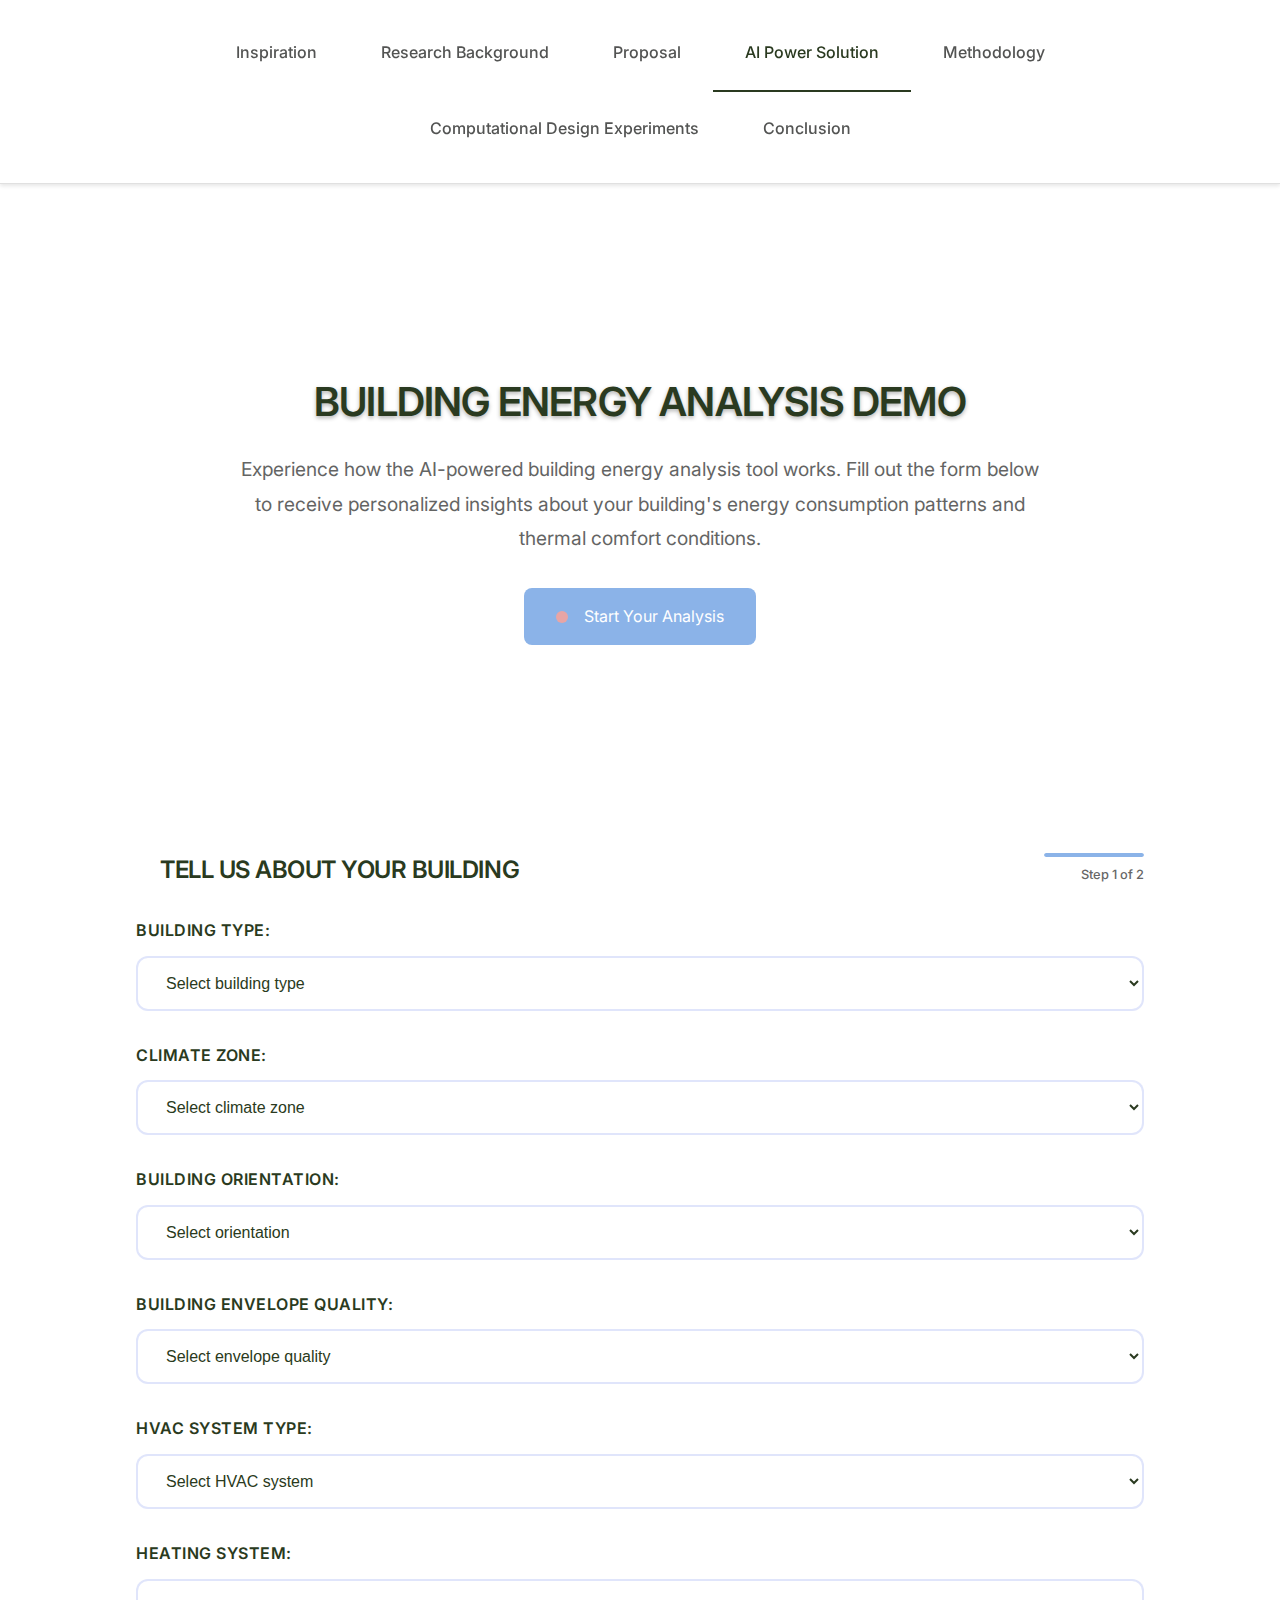
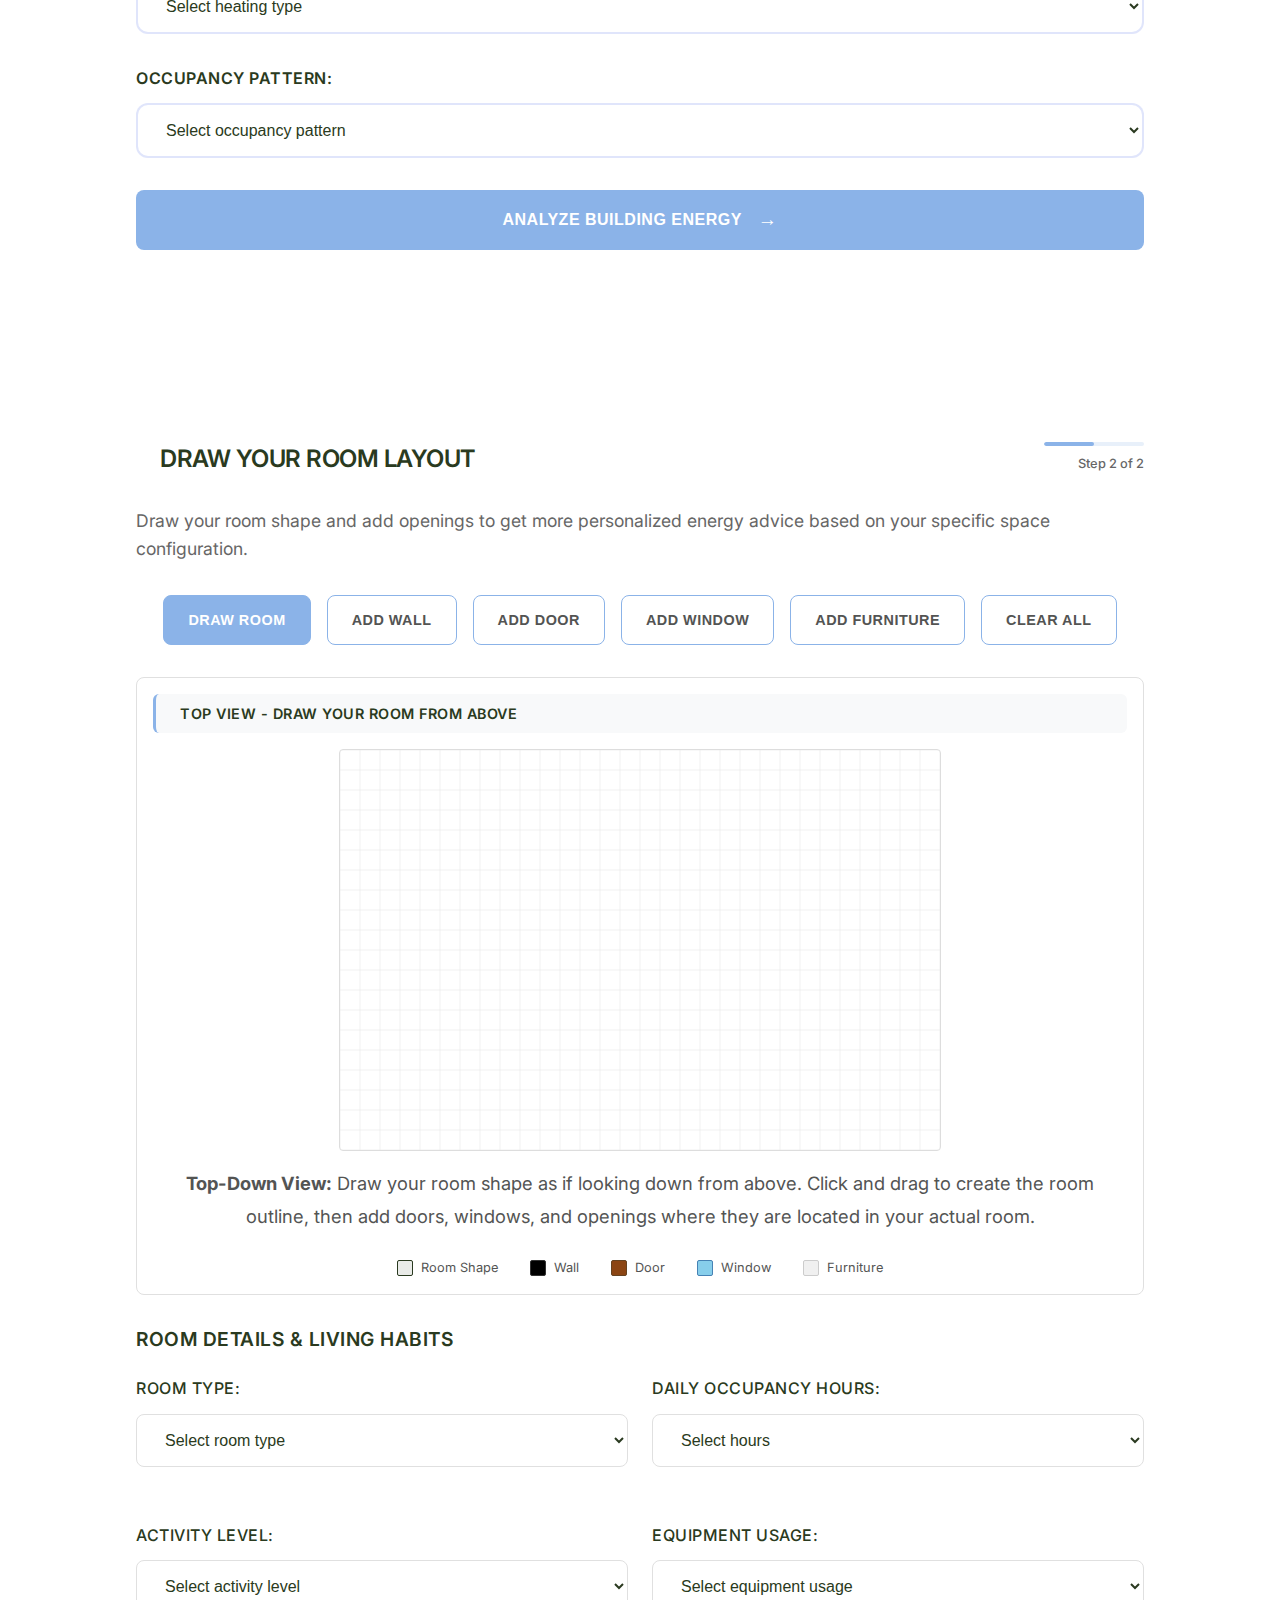
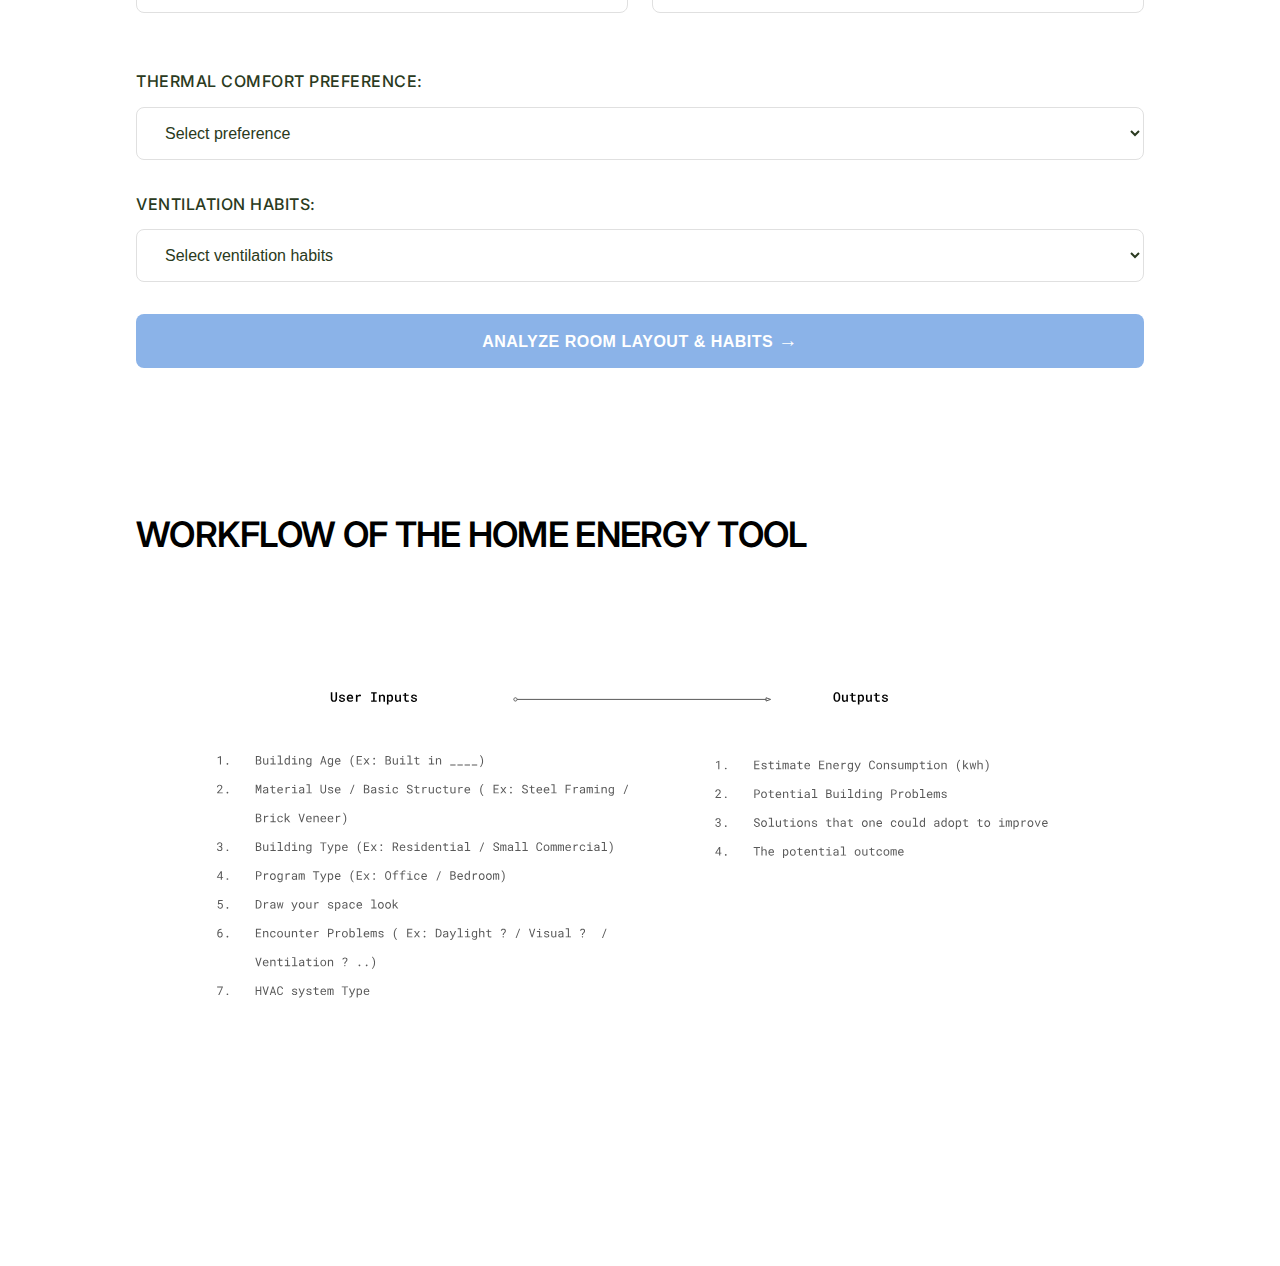
<file: pages/demo/index.html>
<!DOCTYPE html>
<html lang="en">
<head>
  <meta charset="UTF-8" />
  <meta name="viewport" content="width=device-width, initial-scale=1.0"/>
  <title>AI Power Solution - AI Home Science Platform</title>
  <link rel="stylesheet" href="../../assets/css/shared.css" />
  <link href="https://fonts.googleapis.com/css2?family=Inter:wght@300;400;500;600;700;800&display=swap" rel="stylesheet">
</head>
<body>
  <nav class="main-nav">
    <ul>
      <li><a href="../../index.html">Inspiration</a></li>
      <li><a href="../research-background/index.html">Research Background</a></li>
      <li><a href="../proposal/index.html">Proposal</a></li>
      <li><a href="index.html" class="active">AI Power Solution</a></li>
      <li><a href="../methodology/index.html">Methodology</a></li>
      <li><a href="../experiments/index.html">Computational Design Experiments</a></li>
      <li><a href="../conclusion/index.html">Conclusion</a></li>
      
    </ul>
  </nav>

  <main>
    <div class="page-content">
      <section class="section hero-demo">
        <div class="demo-hero-content">
          <h3>BUILDING ENERGY ANALYSIS DEMO</h3>
          <p>Experience how the AI-powered building energy analysis tool works. Fill out the form below to receive personalized insights about your building's energy consumption patterns and thermal comfort conditions.</p>
          <div class="demo-cta">
            <span class="pulse-dot"></span>
            <span>Start Your Analysis</span>
          </div>
        </div>
      </section>

      <section class="section">
        <div class="floating-form-container">
          <div class="form-header">
            <div class="form-icon"></div>
            <h3>TELL US ABOUT YOUR BUILDING</h3>
            <div class="form-progress">
              <div class="progress-bar">
                <div class="progress-fill"></div>
              </div>
              <span class="progress-text">Step 1 of 2</span>
            </div>
          </div>
          <form id="comfortForm" class="dynamic-form">
            <div class="form-group">
              <label for="buildingType">Building Type:</label>
              <select id="buildingType" required>
                <option value="">Select building type</option>
                <option value="office">Office Building</option>
                <option value="residential">Residential Building</option>
                <option value="commercial">Commercial Building</option>
                <option value="educational">Educational Facility</option>
                <option value="healthcare">Healthcare Facility</option>
              </select>
            </div>

            <div class="form-group">
              <label for="zone">Climate Zone:</label>
              <select id="zone" required>
                <option value="">Select climate zone</option>
                <option value="hot">Hot (Southern US)</option>
                <option value="mixed">Mixed (Central US)</option>
                <option value="cold">Cold (Northern US)</option>
                <option value="marine">Marine (Coastal)</option>
              </select>
            </div>

            <div class="form-group">
              <label for="orientation">Building Orientation:</label>
              <select id="orientation" required>
                <option value="">Select orientation</option>
                <option value="north">North-facing</option>
                <option value="south">South-facing</option>
                <option value="east">East-facing</option>
                <option value="west">West-facing</option>
              </select>
            </div>

            <div class="form-group">
              <label for="insulation">Building Envelope Quality:</label>
              <select id="insulation" required>
                <option value="">Select envelope quality</option>
                <option value="poor">Poor (Old building, drafty)</option>
                <option value="fair">Fair (Some insulation, minor drafts)</option>
                <option value="good">Good (Well-insulated, energy-efficient)</option>
                <option value="excellent">Excellent (New construction, high efficiency)</option>
              </select>
            </div>

            <div class="form-group">
              <label for="ac">HVAC System Type:</label>
              <select id="ac" required>
                <option value="">Select HVAC system</option>
                <option value="central">Central HVAC system</option>
                <option value="split">Split system units</option>
                <option value="vrf">Variable Refrigerant Flow (VRF)</option>
                <option value="chilled_water">Chilled water system</option>
              </select>
            </div>

            <div class="form-group">
              <label for="heating">Heating System:</label>
              <select id="heating" required>
                <option value="">Select heating type</option>
                <option value="central">Central heating system</option>
                <option value="boiler">Boiler system</option>
                <option value="heat_pump">Heat pump</option>
                <option value="electric">Electric resistance</option>
              </select>
            </div>

            <div class="form-group">
              <label for="occupancy">Occupancy Pattern:</label>
              <select id="occupancy" required>
                <option value="">Select occupancy pattern</option>
                <option value="constant">Constant (24/7 operation)</option>
                <option value="daytime">Daytime only (8 AM - 6 PM)</option>
                <option value="variable">Variable occupancy</option>
                <option value="seasonal">Seasonal variations</option>
              </select>
            </div>

            <button type="submit" class="form-submit">
              <span class="btn-text">Analyze Building Energy</span>
              <span class="btn-icon">→</span>
            </button>
          </form>
        </div>
      </section>

      <section class="section">
        <div class="floating-form-container room-drawing-section">
          <div class="form-header">
            <div class="form-icon"></div>
            <h3>DRAW YOUR ROOM LAYOUT</h3>
            <div class="form-progress">
              <div class="progress-bar">
                <div class="progress-fill" style="width: 50%"></div>
              </div>
              <span class="progress-text">Step 2 of 2</span>
            </div>
          </div>
          <p class="section-description">Draw your room shape and add openings to get more personalized energy advice based on your specific space configuration.</p>
          
          <div class="room-drawing-container">
            <div class="drawing-tools">
              <button class="tool-btn active" data-tool="room">Draw Room</button>
              <button class="tool-btn" data-tool="wall">Add Wall</button>
              <button class="tool-btn" data-tool="door">Add Door</button>
              <button class="tool-btn" data-tool="window">Add Window</button>
              <button class="tool-btn" data-tool="furniture">Add Furniture</button>
              <button class="tool-btn" data-tool="clear">Clear All</button>
            </div>
            
            <div class="canvas-container">
              <div class="top-view-indicator">
                <span class="view-icon"></span>
                <span class="view-text">TOP VIEW - Draw your room from above</span>
              </div>
              <canvas id="roomCanvas" width="600" height="400"></canvas>
              <div class="canvas-instructions">
                <p><strong>Top-Down View:</strong> Draw your room shape as if looking down from above. Click and drag to create the room outline, then add doors, windows, and openings where they are located in your actual room.</p>
                <div class="legend">
                  <div class="legend-item">
                    <div class="legend-color room-color"></div>
                    <span>Room Shape</span>
                  </div>
                  <div class="legend-item">
                    <div class="legend-color wall-color"></div>
                    <span>Wall</span>
                  </div>
                  <div class="legend-item">
                    <div class="legend-color door-color"></div>
                    <span>Door</span>
                  </div>
                  <div class="legend-item">
                    <div class="legend-color window-color"></div>
                    <span>Window</span>
                  </div>
                  <div class="legend-item">
                    <div class="legend-color furniture-color"></div>
                    <span>Furniture</span>
                  </div>
                </div>
              </div>
            </div>
          </div>

          <div class="room-details-form">
            <h4>ROOM DETAILS & LIVING HABITS</h4>
            
            <div class="form-row">
              <div class="form-group">
                <label for="roomType">Room Type:</label>
                <select id="roomType" required>
                  <option value="">Select room type</option>
                  <option value="living">Living Room</option>
                  <option value="bedroom">Bedroom</option>
                  <option value="kitchen">Kitchen</option>
                  <option value="bathroom">Bathroom</option>
                  <option value="office">Home Office</option>
                  <option value="dining">Dining Room</option>
                  <option value="basement">Basement</option>
                  <option value="attic">Attic</option>
                </select>
              </div>
              
              <div class="form-group">
                <label for="occupancyHours">Daily Occupancy Hours:</label>
                <select id="occupancyHours" required>
                  <option value="">Select hours</option>
                  <option value="2-4">2-4 hours</option>
                  <option value="4-8">4-8 hours</option>
                  <option value="8-12">8-12 hours</option>
                  <option value="12-16">12-16 hours</option>
                  <option value="16-24">16-24 hours</option>
                </select>
              </div>
            </div>

            <div class="form-row">
              <div class="form-group">
                <label for="activityLevel">Activity Level:</label>
                <select id="activityLevel" required>
                  <option value="">Select activity level</option>
                  <option value="low">Low (Sleeping, Relaxing)</option>
                  <option value="medium">Medium (Working, Cooking)</option>
                  <option value="high">High (Exercise, Entertainment)</option>
                </select>
              </div>
              
              <div class="form-group">
                <label for="equipmentUsage">Equipment Usage:</label>
                <select id="equipmentUsage" required>
                  <option value="">Select equipment usage</option>
                  <option value="minimal">Minimal (Basic lighting)</option>
                  <option value="moderate">Moderate (TV, Computer)</option>
                  <option value="high">High (Appliances, Electronics)</option>
                </select>
              </div>
            </div>

            <div class="form-group">
              <label for="thermalPreference">Thermal Comfort Preference:</label>
              <select id="thermalPreference" required>
                <option value="">Select preference</option>
                <option value="cool">Cool (18-22°C / 64-72°F)</option>
                <option value="neutral">Neutral (20-24°C / 68-76°F)</option>
                <option value="warm">Warm (22-26°C / 72-79°F)</option>
              </select>
            </div>

            <div class="form-group">
              <label for="ventilationHabits">Ventilation Habits:</label>
              <select id="ventilationHabits" required>
                <option value="">Select ventilation habits</option>
                <option value="minimal">Minimal (Rarely open windows)</option>
                <option value="occasional">Occasional (Open windows sometimes)</option>
                <option value="frequent">Frequent (Regular air circulation)</option>
                <option value="constant">Constant (Always ventilating)</option>
              </select>
            </div>

            <button type="button" class="form-submit" id="analyzeRoomBtn">
              <span class="btn-text">Analyze Room Layout & Habits</span>
              <span class="btn-icon">→</span>
            </button>
          </div>
        </div>
      </section>

      <section class="section">
        <div id="results" class="result-display" style="display: none;">
          <h3>YOUR PERSONALIZED ENERGY RECOMMENDATIONS</h3>
          <div id="mainRecommendation"></div>
          
          <h4>QUICK TIPS</h4>
          <div id="tipsRecommendation"></div>
          
          <h4>COMFORT ANALYSIS</h4>
          <div id="comfortRecommendation"></div>
          
          <h4>POTENTIAL SAVINGS</h4>
          <div id="savingsRecommendation"></div>
        </div>
      </section>
      
      <section class="section">
        <h3>WORKFLOW OF THE HOME ENERGY TOOL</h3>
        <div class="diagram-container">
          <img src="../../Capstone Project-5.svg" alt="Home Energy Tool Workflow Diagram" style="width: 100%; max-width: 960px; height: auto;">
        </div>
      </section>




    </div>
  </main>



  <script src="../../assets/js/shared.js"></script>
  <script>
    // Room Drawing Canvas Functionality
    class RoomDrawingCanvas {
      constructor() {
        this.canvas = document.getElementById('roomCanvas');
        this.ctx = this.canvas.getContext('2d');
        this.currentTool = 'room';
        this.isDrawing = false;
        this.roomShape = [];
        this.elements = [];
        this.gridSize = 20; // Grid size for snapping
        this.init();
      }

      init() {
        this.setupCanvas();
        this.setupEventListeners();
        this.setupToolButtons();
      }

      setupCanvas() {
        this.ctx.strokeStyle = '#2A3A20';
        this.ctx.lineWidth = 2;
        this.ctx.fillStyle = 'rgba(42, 58, 32, 0.1)';
        this.drawGrid();
      }

      drawGrid() {
        this.ctx.save();
        this.ctx.strokeStyle = '#e0e0e0';
        this.ctx.lineWidth = 0.5;
        
        // Draw vertical lines
        for (let x = 0; x <= this.canvas.width; x += this.gridSize) {
          this.ctx.beginPath();
          this.ctx.moveTo(x, 0);
          this.ctx.lineTo(x, this.canvas.height);
          this.ctx.stroke();
        }
        
        // Draw horizontal lines
        for (let y = 0; y <= this.canvas.height; y += this.gridSize) {
          this.ctx.beginPath();
          this.ctx.moveTo(0, y);
          this.ctx.lineTo(this.canvas.width, y);
          this.ctx.stroke();
        }
        
        this.ctx.restore();
      }

      snapToGrid(x, y) {
        const snappedX = Math.round(x / this.gridSize) * this.gridSize;
        const snappedY = Math.round(y / this.gridSize) * this.gridSize;
        return {x: snappedX, y: snappedY};
      }

      setupEventListeners() {
        this.canvas.addEventListener('mousedown', (e) => this.startDrawing(e));
        this.canvas.addEventListener('mousemove', (e) => this.draw(e));
        this.canvas.addEventListener('mouseup', () => this.stopDrawing());
        this.canvas.addEventListener('click', (e) => this.handleClick(e));
      }

      setupToolButtons() {
        const toolButtons = document.querySelectorAll('.tool-btn');
        toolButtons.forEach(btn => {
          btn.addEventListener('click', (e) => {
            toolButtons.forEach(b => b.classList.remove('active'));
            btn.classList.add('active');
            this.currentTool = btn.dataset.tool;
            
            if (this.currentTool === 'clear') {
              this.clearCanvas();
            }
          });
        });
      }

      startDrawing(e) {
        if (this.currentTool === 'room') {
          this.isDrawing = true;
          const rect = this.canvas.getBoundingClientRect();
          const x = e.clientX - rect.left;
          const y = e.clientY - rect.top;
          const snapped = this.snapToGrid(x, y);
          this.roomShape = [snapped];
          this.ctx.beginPath();
          this.ctx.moveTo(snapped.x, snapped.y);
          this.lastPoint = snapped;
        }
      }

      draw(e) {
        if (this.isDrawing && this.currentTool === 'room') {
          const rect = this.canvas.getBoundingClientRect();
          const x = e.clientX - rect.left;
          const y = e.clientY - rect.top;
          const snapped = this.snapToGrid(x, y);
          
          // Only add point if it's different from last point
          if (snapped.x !== this.lastPoint.x || snapped.y !== this.lastPoint.y) {
            this.roomShape.push(snapped);
            this.ctx.lineTo(snapped.x, snapped.y);
            this.ctx.stroke();
            this.lastPoint = snapped;
          }
        }
      }

      stopDrawing() {
        if (this.isDrawing && this.currentTool === 'room') {
          this.isDrawing = false;
          this.ctx.closePath();
          this.ctx.fill();
        }
      }

      handleClick(e) {
        if (this.currentTool !== 'room' && this.currentTool !== 'clear') {
          const rect = this.canvas.getBoundingClientRect();
          const x = e.clientX - rect.left;
          const y = e.clientY - rect.top;
          this.addElement(x, y);
        }
      }

      addElement(x, y) {
        const element = {
          type: this.currentTool,
          x: x,
          y: y,
          size: 20
        };
        this.elements.push(element);
        this.drawElement(element);
      }

      drawElement(element) {
        this.ctx.save();
        this.ctx.strokeStyle = '#000000';
        this.ctx.lineWidth = 2;
        
        switch(element.type) {
          case 'wall':
            // Wall line
            this.ctx.lineWidth = 3;
            this.ctx.beginPath();
            this.ctx.moveTo(element.x - 20, element.y);
            this.ctx.lineTo(element.x + 20, element.y);
            this.ctx.stroke();
            break;
          case 'door':
            // Door opening (gap in wall)
            this.ctx.lineWidth = 1;
            this.ctx.strokeRect(element.x - 8, element.y - 12, 16, 24);
            // Door swing arc
            this.ctx.beginPath();
            this.ctx.arc(element.x - 8, element.y - 12, 6, 0, Math.PI/2);
            this.ctx.stroke();
            break;
          case 'window':
            // Window opening
            this.ctx.lineWidth = 1;
            this.ctx.strokeRect(element.x - 10, element.y - 10, 20, 20);
            // Window mullions
            this.ctx.beginPath();
            this.ctx.moveTo(element.x - 10, element.y);
            this.ctx.lineTo(element.x + 10, element.y);
            this.ctx.moveTo(element.x, element.y - 10);
            this.ctx.lineTo(element.x, element.y + 10);
            this.ctx.stroke();
            break;
          case 'furniture':
            // Furniture rectangle
            this.ctx.lineWidth = 1;
            this.ctx.strokeRect(element.x - 15, element.y - 10, 30, 20);
            // Furniture fill pattern
            this.ctx.lineWidth = 0.5;
            for (let i = 0; i < 3; i++) {
              this.ctx.beginPath();
              this.ctx.moveTo(element.x - 15, element.y - 10 + i * 5);
              this.ctx.lineTo(element.x + 15, element.y - 10 + i * 5);
              this.ctx.stroke();
            }
            break;
        }
        
        this.ctx.restore();
      }

      clearCanvas() {
        this.ctx.clearRect(0, 0, this.canvas.width, this.canvas.height);
        this.roomShape = [];
        this.elements = [];
        this.setupCanvas();
        this.drawGrid();
      }

      getRoomData() {
        return {
          roomShape: this.roomShape,
          elements: this.elements,
          roomType: document.getElementById('roomType').value,
          occupancyHours: document.getElementById('occupancyHours').value,
          activityLevel: document.getElementById('activityLevel').value,
          equipmentUsage: document.getElementById('equipmentUsage').value,
          thermalPreference: document.getElementById('thermalPreference').value,
          ventilationHabits: document.getElementById('ventilationHabits').value
        };
      }
    }

    // Initialize room drawing
    const roomCanvas = new RoomDrawingCanvas();

    // Original form submission
    document.getElementById('comfortForm').addEventListener('submit', function(e) {
      e.preventDefault();
      
      if (!validateForm(this)) {
        return;
      }
      
      const buildingType = document.getElementById('buildingType').value;
      const zone = document.getElementById('zone').value;
      const orientation = document.getElementById('orientation').value;
      const insulation = document.getElementById('insulation').value;
      const ac = document.getElementById('ac').value;
      const heating = document.getElementById('heating').value;
      const occupancy = document.getElementById('occupancy').value;
      
      const recommendations = generateRecommendations(buildingType, zone, orientation, insulation, ac, heating, occupancy);
      
      document.getElementById('mainRecommendation').innerHTML = recommendations.main;
      document.getElementById('tipsRecommendation').innerHTML = recommendations.tips;
      document.getElementById('comfortRecommendation').innerHTML = recommendations.comfort;
      document.getElementById('savingsRecommendation').innerHTML = recommendations.savings;
      
      document.getElementById('results').style.display = 'block';
      document.getElementById('results').scrollIntoView({ behavior: 'smooth' });
    });

    // Room layout analysis
    document.getElementById('analyzeRoomBtn').addEventListener('click', function() {
      const roomData = roomCanvas.getRoomData();
      
      // Validate room data
      if (!roomData.roomType || !roomData.occupancyHours || !roomData.activityLevel || 
          !roomData.equipmentUsage || !roomData.thermalPreference || !roomData.ventilationHabits) {
        alert('Please fill in all room details and living habits.');
        return;
      }
      
      if (roomData.roomShape.length < 3) {
        alert('Please draw your room shape first.');
        return;
      }
      
      // Generate room-specific recommendations
      const roomRecommendations = generateRoomRecommendations(roomData);
      
      // Display results
      document.getElementById('mainRecommendation').innerHTML = roomRecommendations.main;
      document.getElementById('tipsRecommendation').innerHTML = roomRecommendations.tips;
      document.getElementById('comfortRecommendation').innerHTML = roomRecommendations.comfort;
      document.getElementById('savingsRecommendation').innerHTML = roomRecommendations.savings;
      
      document.getElementById('results').style.display = 'block';
      document.getElementById('results').scrollIntoView({ behavior: 'smooth' });
    });

    // Room-specific recommendation generator
    function generateRoomRecommendations(roomData) {
      const { roomType, occupancyHours, activityLevel, equipmentUsage, thermalPreference, ventilationHabits, elements } = roomData;
      
      let mainRecommendation = '';
      let tipsRecommendation = '';
      let comfortRecommendation = '';
      let savingsRecommendation = '';

      // Analyze room type and usage patterns
      if (roomType === 'bedroom' && occupancyHours === '16-24') {
        mainRecommendation = '<p><strong>Sleep Quality Optimization:</strong> Your bedroom is occupied for extended periods, making thermal comfort crucial for sleep quality. Consider blackout curtains and temperature control strategies.</p>';
      } else if (roomType === 'kitchen' && activityLevel === 'high') {
        mainRecommendation = '<p><strong>Kitchen Heat Management:</strong> High activity in the kitchen generates significant heat. Focus on ventilation and localized cooling strategies.</p>';
      } else if (roomType === 'office' && equipmentUsage === 'high') {
        mainRecommendation = '<p><strong>Electronics Heat Management:</strong> High equipment usage creates heat loads. Consider dedicated cooling zones and equipment placement optimization.</p>';
      }

      // Analyze openings and ventilation
      const windows = elements.filter(el => el.type === 'window').length;
      const doors = elements.filter(el => el.type === 'door').length;
      const openings = elements.filter(el => el.type === 'opening').length;

      if (windows > 0 && ventilationHabits === 'frequent') {
        tipsRecommendation = '<p><strong>Natural Ventilation Strategy:</strong> Your room has good window coverage. Use cross-ventilation techniques and consider window treatments for solar control.</p>';
      } else if (windows === 0 && ventilationHabits === 'frequent') {
        tipsRecommendation = '<p><strong>Mechanical Ventilation Needed:</strong> Consider adding mechanical ventilation or air purifiers since natural ventilation is limited.</p>';
      }

      // Thermal comfort analysis
      if (thermalPreference === 'cool' && roomType === 'bedroom') {
        comfortRecommendation = '<p><strong>Cool Sleep Environment:</strong> Maintain 18-22°C for optimal sleep. Consider ceiling fans or localized cooling units.</p>';
      } else if (thermalPreference === 'warm' && activityLevel === 'low') {
        comfortRecommendation = '<p><strong>Warm Comfort Zone:</strong> Use radiant heating or heated seating areas for localized warmth without overheating the entire room.</p>';
      }

      // Energy savings based on usage patterns
      if (occupancyHours === '16-24' && equipmentUsage === 'high') {
        savingsRecommendation = '<p><strong>High Usage Optimization:</strong> Consider smart thermostats and occupancy sensors to reduce energy waste during unoccupied periods.</p>';
      } else if (occupancyHours === '2-4' && activityLevel === 'low') {
        savingsRecommendation = '<p><strong>Low Usage Strategy:</strong> Implement zone-based heating/cooling to focus energy use only when needed.</p>';
      }

      return {
        main: mainRecommendation || '<p><strong>Room Analysis Complete:</strong> Your room layout and usage patterns have been analyzed for personalized energy recommendations.</p>',
        tips: tipsRecommendation || '<p><strong>General Tips:</strong> Consider the placement of furniture and equipment to optimize air flow and thermal comfort.</p>',
        comfort: comfortRecommendation || '<p><strong>Comfort Strategy:</strong> Focus on creating micro-climates within your room for optimal thermal comfort.</p>',
        savings: savingsRecommendation || '<p><strong>Energy Strategy:</strong> Implement smart controls and zone-based systems to optimize energy usage.</p>'
      };
    }
  </script>
</body>
</html>
</file>
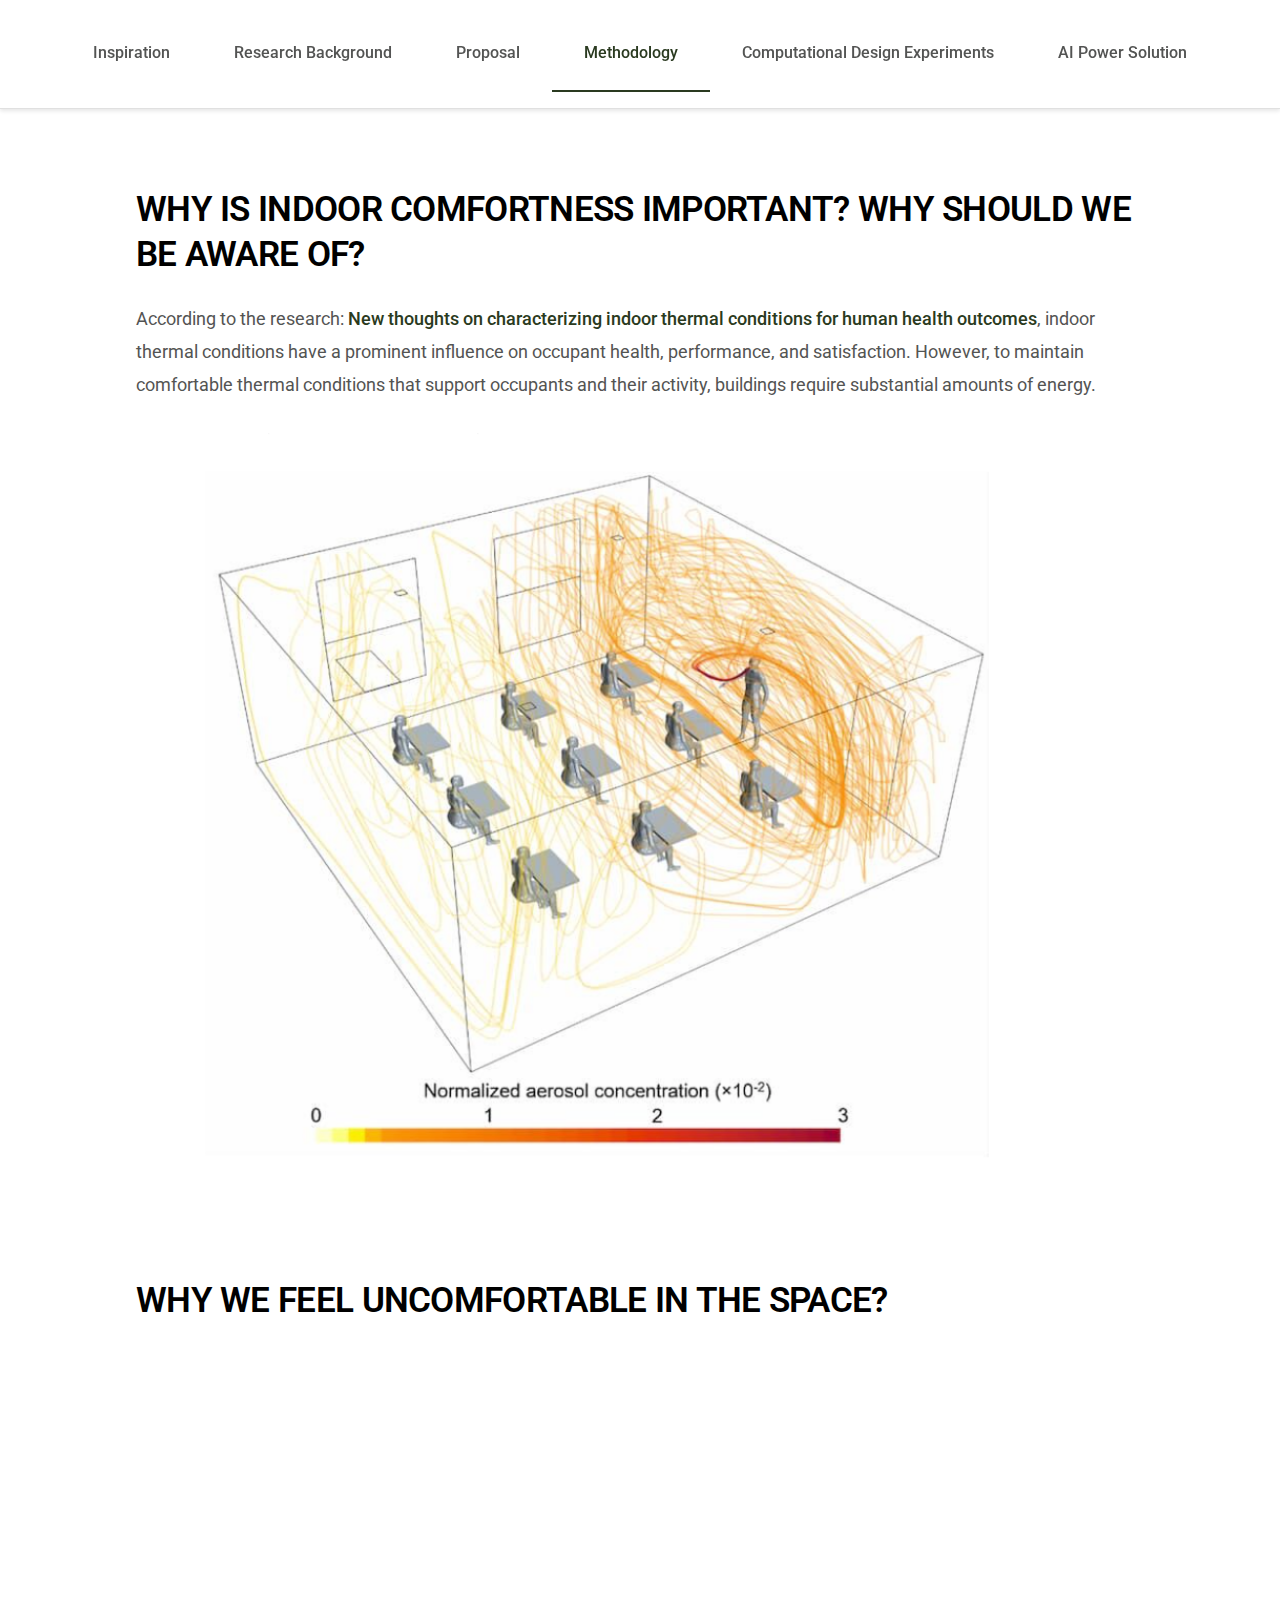
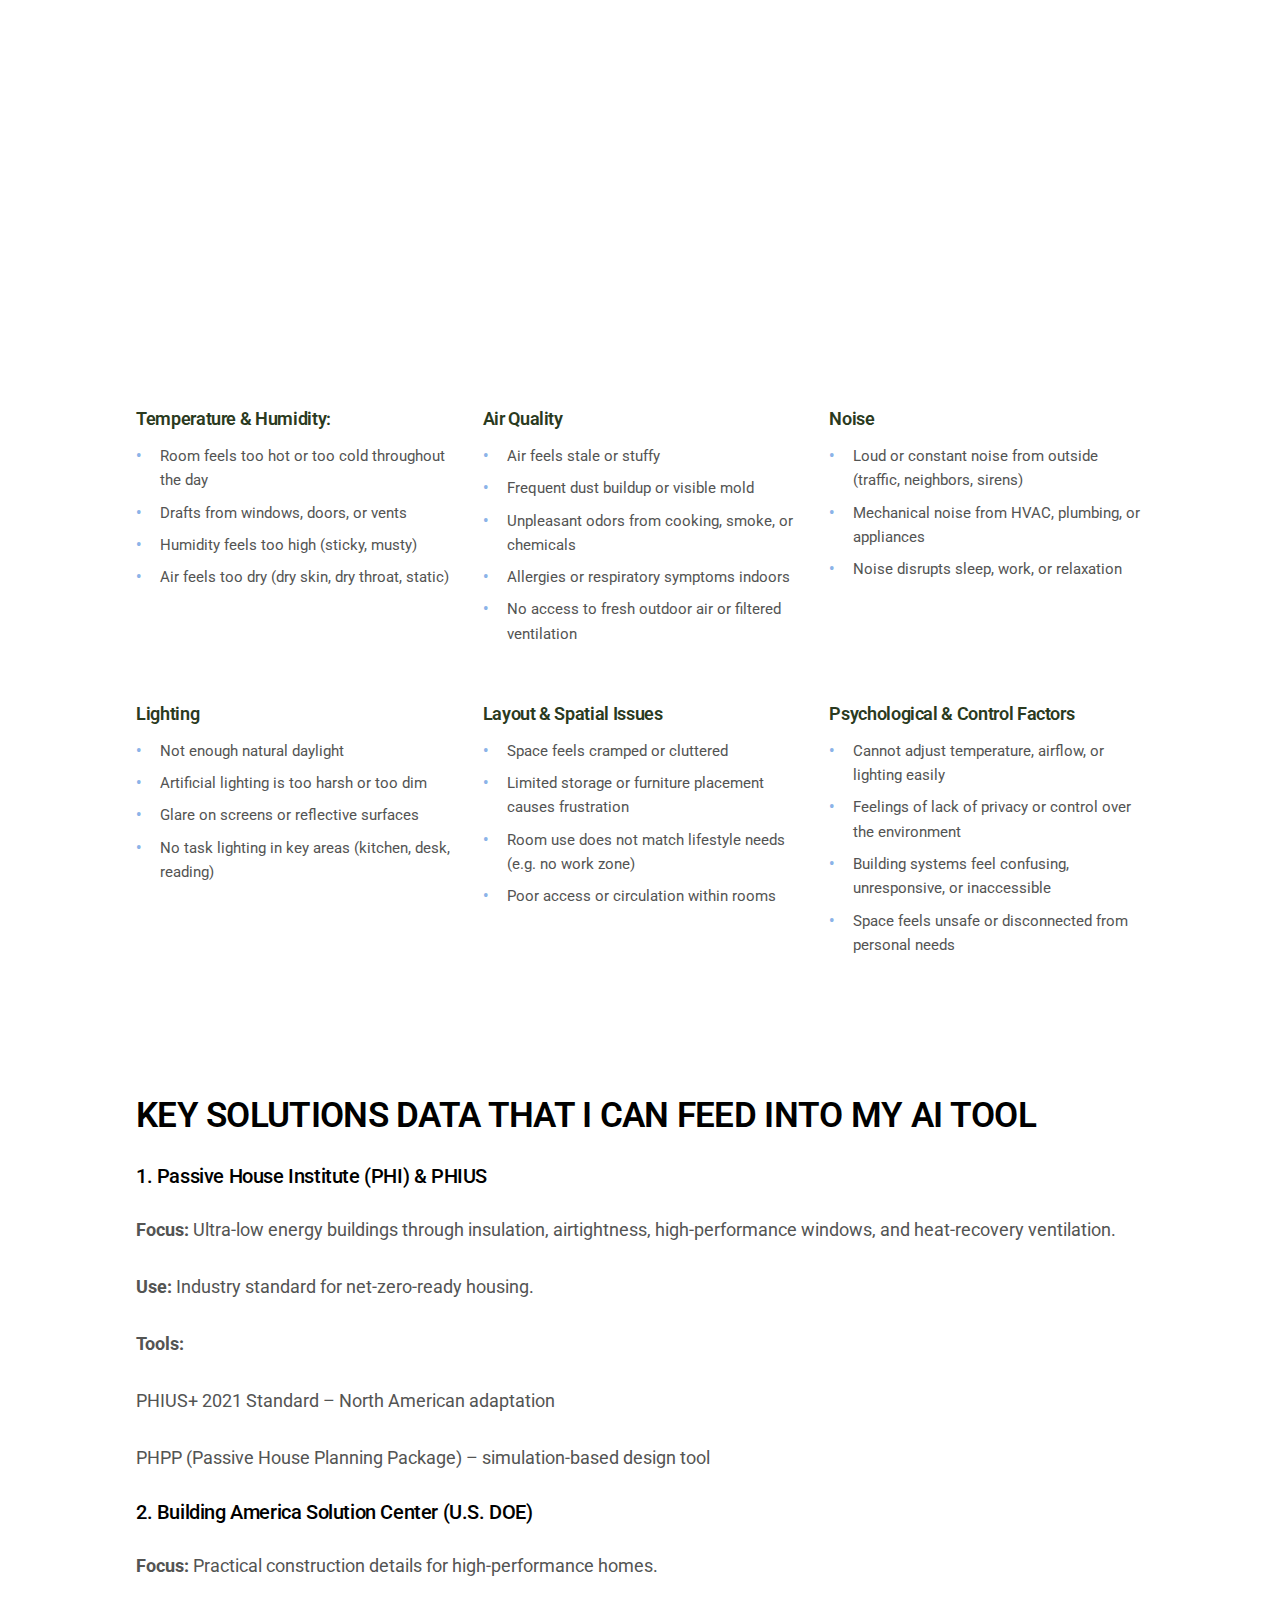
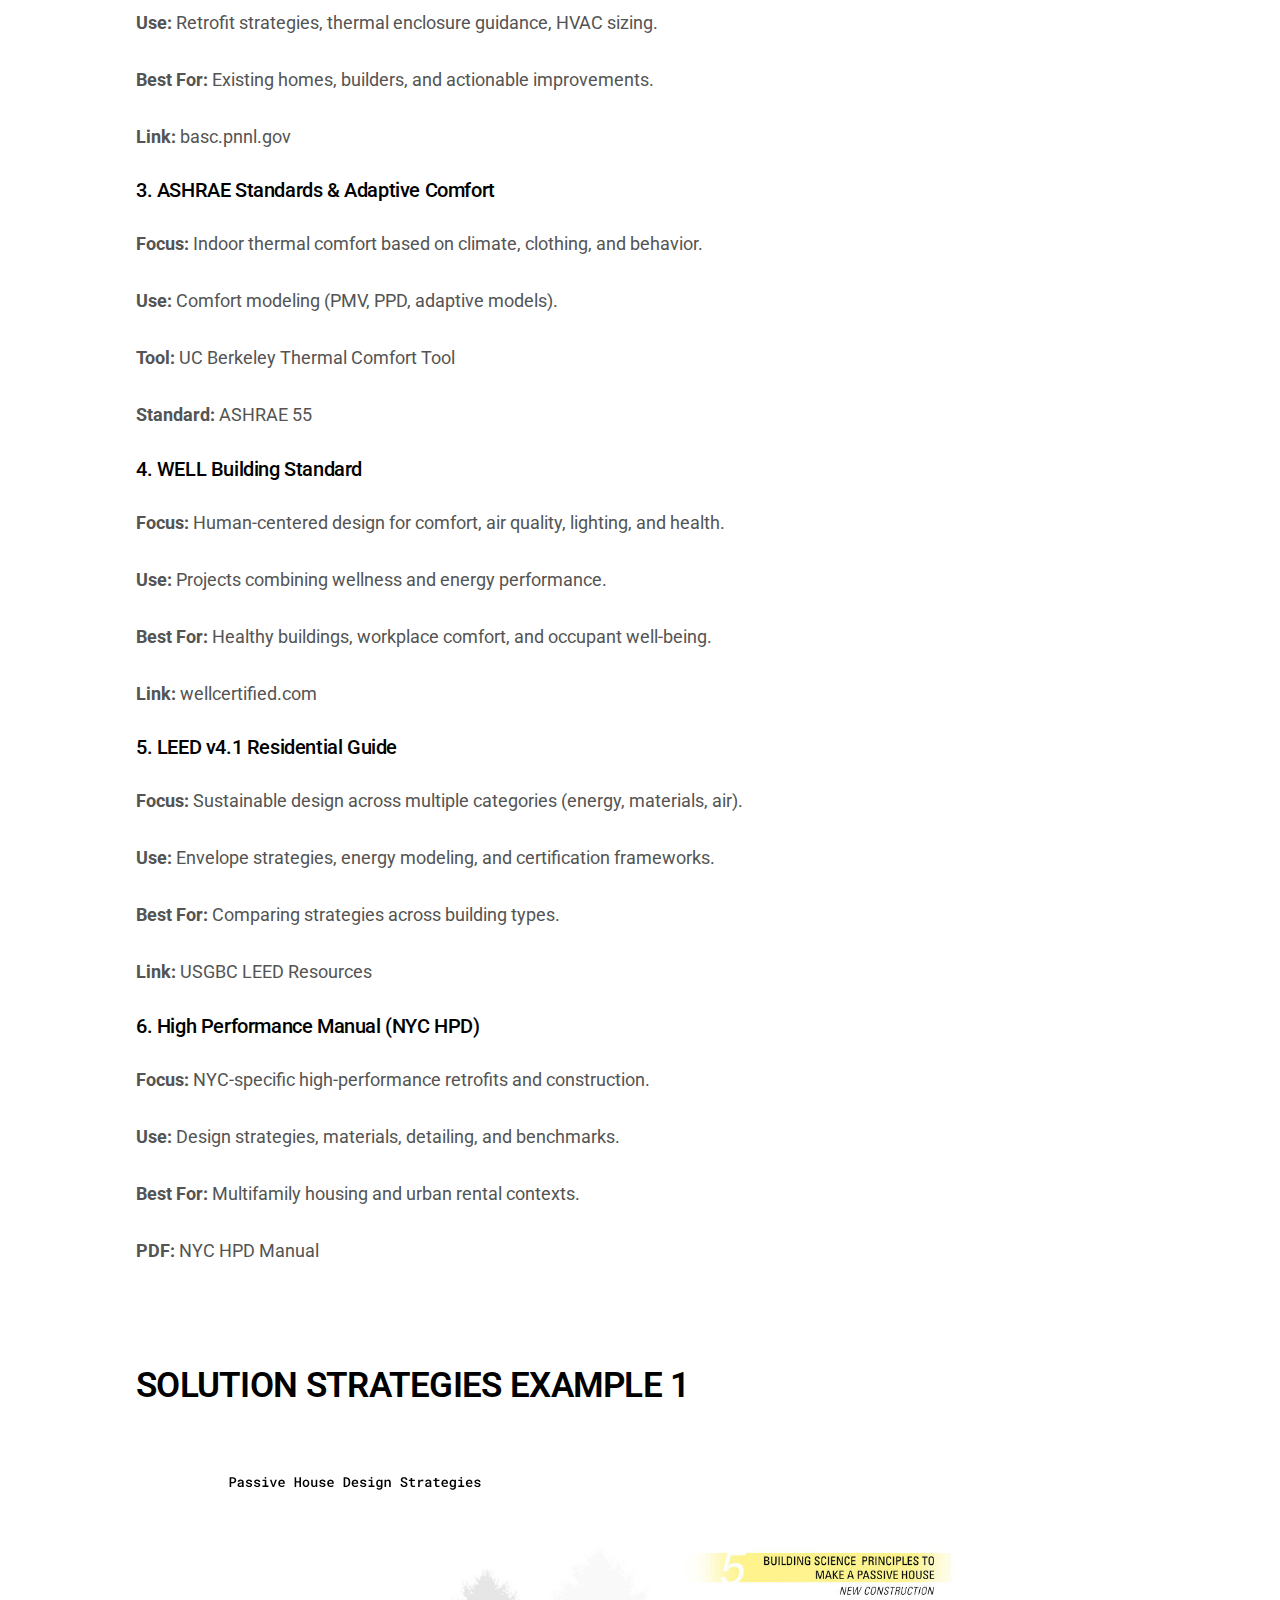
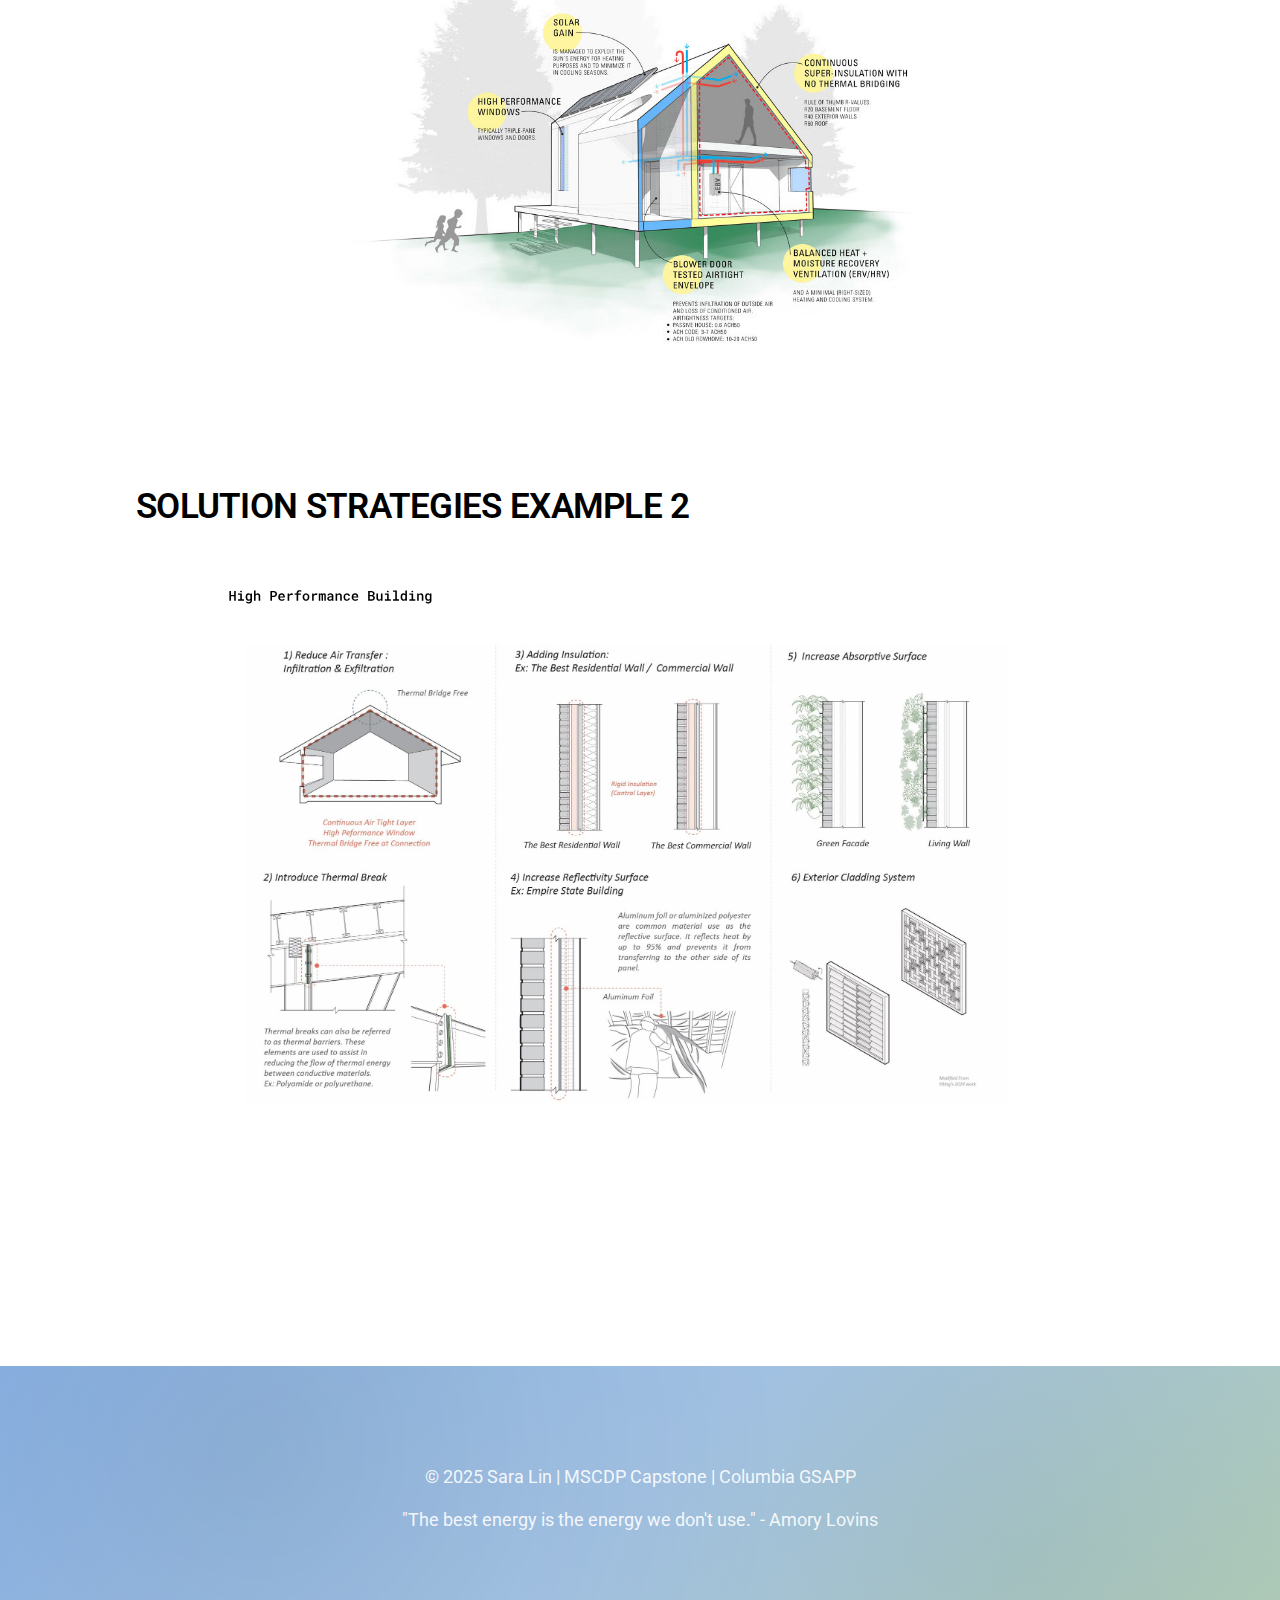
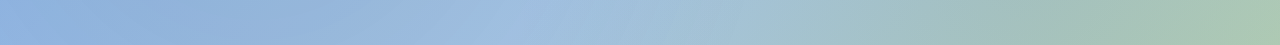
<file: pages/methodology/index.html>
<!DOCTYPE html>
<html lang="en">
<head>
  <meta charset="UTF-8" />
  <meta name="viewport" content="width=device-width, initial-scale=1.0"/>
  <title>Methodology - AI Home Science Platform</title>
  <link rel="stylesheet" href="../../assets/css/shared.css" />
  <link href="https://fonts.googleapis.com/css2?family=Roboto:wght@300;400;500;700&display=swap" rel="stylesheet">
</head>
<body>
  <nav class="main-nav">
    <ul>
      <li><a href="../../index.html">Inspiration</a></li>
      <li><a href="../research-background/index.html">Research Background</a></li>
      <li><a href="../proposal/index.html">Proposal</a></li>
      <li><a href="index.html" class="active">Methodology</a></li>
      <li><a href="../experiments/index.html">Computational Design Experiments</a></li>
      <li><a href="../demo/index.html">AI Power Solution</a></li>
      
    </ul>
  </nav>

  <main>
    <div class="page-content">
      <section class="section section-moved-up">
        <h3>WHY IS INDOOR COMFORTNESS IMPORTANT? WHY SHOULD WE BE AWARE OF?</h3>
        <p>According to the research: <a href="https://healthybuildings.hsph.harvard.edu/new-thoughts-on-characterizing-indoor-thermal-conditions-for-human-health-outcomes/" target="_blank">New thoughts on characterizing indoor thermal conditions for human health outcomes</a>, indoor thermal conditions have a prominent influence on occupant health, performance, and satisfaction. However, to maintain comfortable thermal conditions that support occupants and their activity, buildings require substantial amounts of energy.</p>
        
        <div class="diagram-container">
          <img src="../../indoor-comfort-research.png" alt="Indoor Comfort Research" style="width: 100%; max-width: 960px; height: auto;">
        </div>
      </section>

      <section class="section">
        <h3>WHY WE FEEL UNCOMFORTABLE IN THE SPACE?</h3>
        <div class="ant-diagram-container">
          <div class="diagram-wrapper">
            <svg id="ant-graph" width="600" height="450"></svg>
          </div>
        </div>
        
        <div class="discomfort-factors">
          <div class="factor-group">
            <h4>Temperature & Humidity:</h4>
            <ul>
              <li>Room feels too hot or too cold throughout the day</li>
              <li>Drafts from windows, doors, or vents</li>
              <li>Humidity feels too high (sticky, musty)</li>
              <li>Air feels too dry (dry skin, dry throat, static)</li>
            </ul>
          </div>
          
          <div class="factor-group">
            <h4>Air Quality</h4>
            <ul>
              <li>Air feels stale or stuffy</li>
              <li>Frequent dust buildup or visible mold</li>
              <li>Unpleasant odors from cooking, smoke, or chemicals</li>
              <li>Allergies or respiratory symptoms indoors</li>
              <li>No access to fresh outdoor air or filtered ventilation</li>
            </ul>
          </div>
          
          <div class="factor-group">
            <h4>Noise</h4>
            <ul>
              <li>Loud or constant noise from outside (traffic, neighbors, sirens)</li>
              <li>Mechanical noise from HVAC, plumbing, or appliances</li>
              <li>Noise disrupts sleep, work, or relaxation</li>
            </ul>
          </div>
          
          <div class="factor-group">
            <h4>Lighting</h4>
            <ul>
              <li>Not enough natural daylight</li>
              <li>Artificial lighting is too harsh or too dim</li>
              <li>Glare on screens or reflective surfaces</li>
              <li>No task lighting in key areas (kitchen, desk, reading)</li>
            </ul>
          </div>
          
          <div class="factor-group">
            <h4>Layout & Spatial Issues</h4>
            <ul>
              <li>Space feels cramped or cluttered</li>
              <li>Limited storage or furniture placement causes frustration</li>
              <li>Room use does not match lifestyle needs (e.g. no work zone)</li>
              <li>Poor access or circulation within rooms</li>
            </ul>
          </div>
          
          <div class="factor-group">
            <h4>Psychological & Control Factors</h4>
            <ul>
              <li>Cannot adjust temperature, airflow, or lighting easily</li>
              <li>Feelings of lack of privacy or control over the environment</li>
              <li>Building systems feel confusing, unresponsive, or inaccessible</li>
              <li>Space feels unsafe or disconnected from personal needs</li>
            </ul>
          </div>
        </div>
      </section>


      
      <section class="section">
        <h3>KEY SOLUTIONS DATA THAT I CAN FEED INTO MY AI TOOL</h3>
        
        <h4>1. Passive House Institute (PHI) & PHIUS</h4>
        <p><strong>Focus:</strong> Ultra-low energy buildings through insulation, airtightness, high-performance windows, and heat-recovery ventilation.</p>
        <p><strong>Use:</strong> Industry standard for net-zero-ready housing.</p>
        <p><strong>Tools:</strong></p>
        <p>PHIUS+ 2021 Standard – North American adaptation</p>
        <p>PHPP (Passive House Planning Package) – simulation-based design tool</p>
        
        <h4>2. Building America Solution Center (U.S. DOE)</h4>
        <p><strong>Focus:</strong> Practical construction details for high-performance homes.</p>
        <p><strong>Use:</strong> Retrofit strategies, thermal enclosure guidance, HVAC sizing.</p>
        <p><strong>Best For:</strong> Existing homes, builders, and actionable improvements.</p>
        <p><strong>Link:</strong> basc.pnnl.gov</p>
        
        <h4>3. ASHRAE Standards & Adaptive Comfort</h4>
        <p><strong>Focus:</strong> Indoor thermal comfort based on climate, clothing, and behavior.</p>
        <p><strong>Use:</strong> Comfort modeling (PMV, PPD, adaptive models).</p>
        <p><strong>Tool:</strong> UC Berkeley Thermal Comfort Tool</p>
        <p><strong>Standard:</strong> ASHRAE 55</p>
        
        <h4>4. WELL Building Standard</h4>
        <p><strong>Focus:</strong> Human-centered design for comfort, air quality, lighting, and health.</p>
        <p><strong>Use:</strong> Projects combining wellness and energy performance.</p>
        <p><strong>Best For:</strong> Healthy buildings, workplace comfort, and occupant well-being.</p>
        <p><strong>Link:</strong> wellcertified.com</p>
        
        <h4>5. LEED v4.1 Residential Guide</h4>
        <p><strong>Focus:</strong> Sustainable design across multiple categories (energy, materials, air).</p>
        <p><strong>Use:</strong> Envelope strategies, energy modeling, and certification frameworks.</p>
        <p><strong>Best For:</strong> Comparing strategies across building types.</p>
        <p><strong>Link:</strong> USGBC LEED Resources</p>
        
        <h4>6. High Performance Manual (NYC HPD)</h4>
        <p><strong>Focus:</strong> NYC-specific high-performance retrofits and construction.</p>
        <p><strong>Use:</strong> Design strategies, materials, detailing, and benchmarks.</p>
        <p><strong>Best For:</strong> Multifamily housing and urban rental contexts.</p>
        <p><strong>PDF:</strong> NYC HPD Manual</p>
      </section>
      
      <section class="section">
        <h3>SOLUTION STRATEGIES EXAMPLE 1</h3>
        <div class="diagram-container">
          <img src="../../Capstone Project-3.svg" alt="Solution Strategies Example 1 Diagram" style="width: 100%; max-width: 960px; height: auto;">
        </div>
      </section>
      
      <section class="section">
        <h3>SOLUTION STRATEGIES EXAMPLE 2</h3>
        <div class="diagram-container">
          <img src="../../Capstone Project-4.svg" alt="Solution Strategies Example 2 Diagram" style="width: 100%; max-width: 960px; height: auto;">
        </div>
      </section>
    </div>
  </main>

  <footer>
    <div class="footer-content">
      <p>© 2025 Sara Lin | MSCDP Capstone | Columbia GSAPP</p>
      <p>"The best energy is the energy we don't use." - Amory Lovins</p>
    </div>
  </footer>

  <script src="../../assets/js/shared.js"></script>
  <script src="https://d3js.org/d3.v7.min.js"></script>
  <script>
    // ANT Diagram for Discomfort Factors
    const antData = {
      nodes: [
        { id: "temperature", name: "Temperature", group: "environment", x: 200, y: 300 },
        { id: "relative_humidity", name: "Relative Humidity", group: "environment", x: 400, y: 200 },
        { id: "air_quality", name: "Air Quality", group: "environment", x: 600, y: 300 },
        { id: "noise", name: "Noise", group: "environment", x: 400, y: 400 },
        { id: "lighting", name: "Lighting", group: "environment", x: 300, y: 150 },
        { id: "room_layout", name: "Room Layout (Spatial Design)", group: "environment", x: 500, y: 150 },
        { id: "psychological_factors", name: "Psychological & Control Factors", group: "human", x: 100, y: 200 },
        { id: "users", name: "Users", group: "human", x: 800, y: 300 },
        { id: "ai_tool", name: "AI Energy Advisor", group: "technology", x: 700, y: 200 }
      ],
      links: [
        { source: "temperature", target: "relative_humidity", strength: 0.8 },
        { source: "temperature", target: "air_quality", strength: 0.6 },
        { source: "relative_humidity", target: "air_quality", strength: 0.7 },
        { source: "noise", target: "temperature", strength: 0.9 },
        { source: "noise", target: "lighting", strength: 0.8 },
        { source: "lighting", target: "room_layout", strength: 0.6 },
        { source: "room_layout", target: "temperature", strength: 0.7 },
        { source: "room_layout", target: "air_quality", strength: 0.5 },
        { source: "psychological_factors", target: "temperature", strength: 0.8 },
        { source: "psychological_factors", target: "lighting", strength: 0.7 },
        { source: "psychological_factors", target: "noise", strength: 0.6 },
        { source: "ai_tool", target: "psychological_factors", strength: 0.8 },
        { source: "users", target: "ai_tool", strength: 0.9 },
        { source: "users", target: "temperature", strength: 0.7 },
        { source: "users", target: "air_quality", strength: 0.6 },
        { source: "users", target: "lighting", strength: 0.8 },
        { source: "users", target: "psychological_factors", strength: 0.5 }
      ]
    };

    // Set up the simulation
    const antSimulation = d3.forceSimulation(antData.nodes)
      .force("link", d3.forceLink(antData.links).id(d => d.id).distance(200))
      .force("charge", d3.forceManyBody().strength(-300))
      .force("center", d3.forceCenter(300, 225))
      .force("collide", d3.forceCollide().radius(50));

    // Create the SVG container
    const antSvg = d3.select("#ant-graph");
    const antWidth = 600;
    const antHeight = 450;

    // Add the links
    const antLink = antSvg.append("g")
      .selectAll("line")
      .data(antData.links)
      .enter().append("line")
      .attr("class", "link")
      .style("stroke", "#666666")
      .style("stroke-width", d => d.strength * 1.5)
      .style("stroke-dasharray", "5,5");

    // Add the nodes
    const antNode = antSvg.append("g")
      .selectAll("g")
      .data(antData.nodes)
      .enter().append("g")
      .attr("class", "node")
      .call(d3.drag()
        .on("start", dragstarted)
        .on("drag", dragged)
        .on("end", dragended));

    // Add circles to nodes
    antNode.append("circle")
      .attr("r", 8)
      .style("fill", d => {
        switch(d.group) {
          case "environment": return "#8BB3E8";
          case "human": return "#B3CFB9";
          case "technology": return "#F76841";
          default: return "#8BB3E8";
        }
      })
      .style("stroke", "#2A3A20")
      .style("stroke-width", 2);

    // Add labels to nodes
    antNode.append("text")
      .text(d => d.name)
      .attr("x", 12)
      .attr("dy", ".35em")
      .style("font-size", "10px")
      .style("font-weight", "bold")
      .style("fill", "#2A3A20");

    // Update positions on simulation tick
    antSimulation.on("tick", () => {
      antLink
        .attr("x1", d => d.source.x)
        .attr("y1", d => d.source.y)
        .attr("x2", d => d.target.x)
        .attr("y2", d => d.target.y);

      antNode
        .attr("transform", d => `translate(${d.x},${d.y})`);
    });

    // Drag functions
    function dragstarted(event, d) {
      if (!event.active) antSimulation.alphaTarget(0.3).restart();
      d.fx = d.x;
      d.fy = d.y;
    }

    function dragged(event, d) {
      d.fx = event.x;
      d.fy = event.y;
    }

    function dragended(event, d) {
      if (!event.active) antSimulation.alphaTarget(0);
      d.fx = null;
      d.fy = null;
    }
  </script>
</body>
</html>
</file>
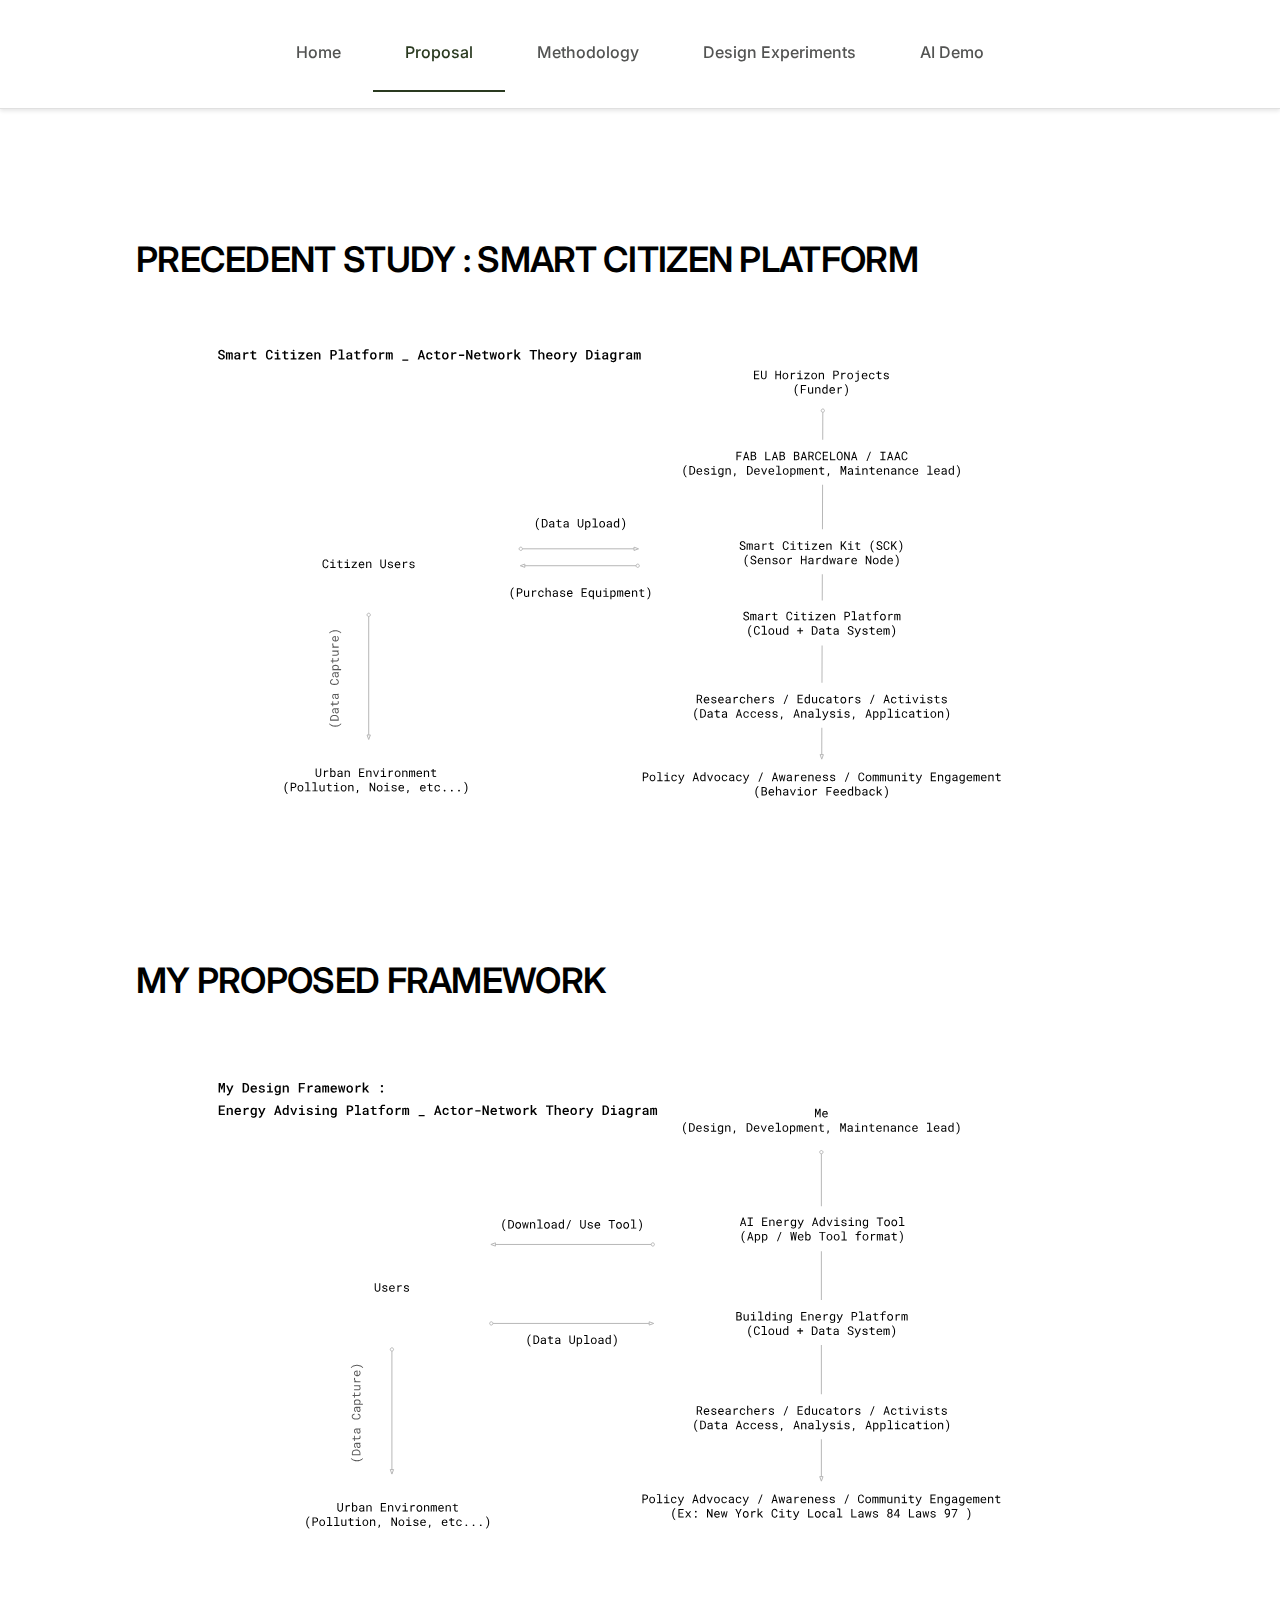
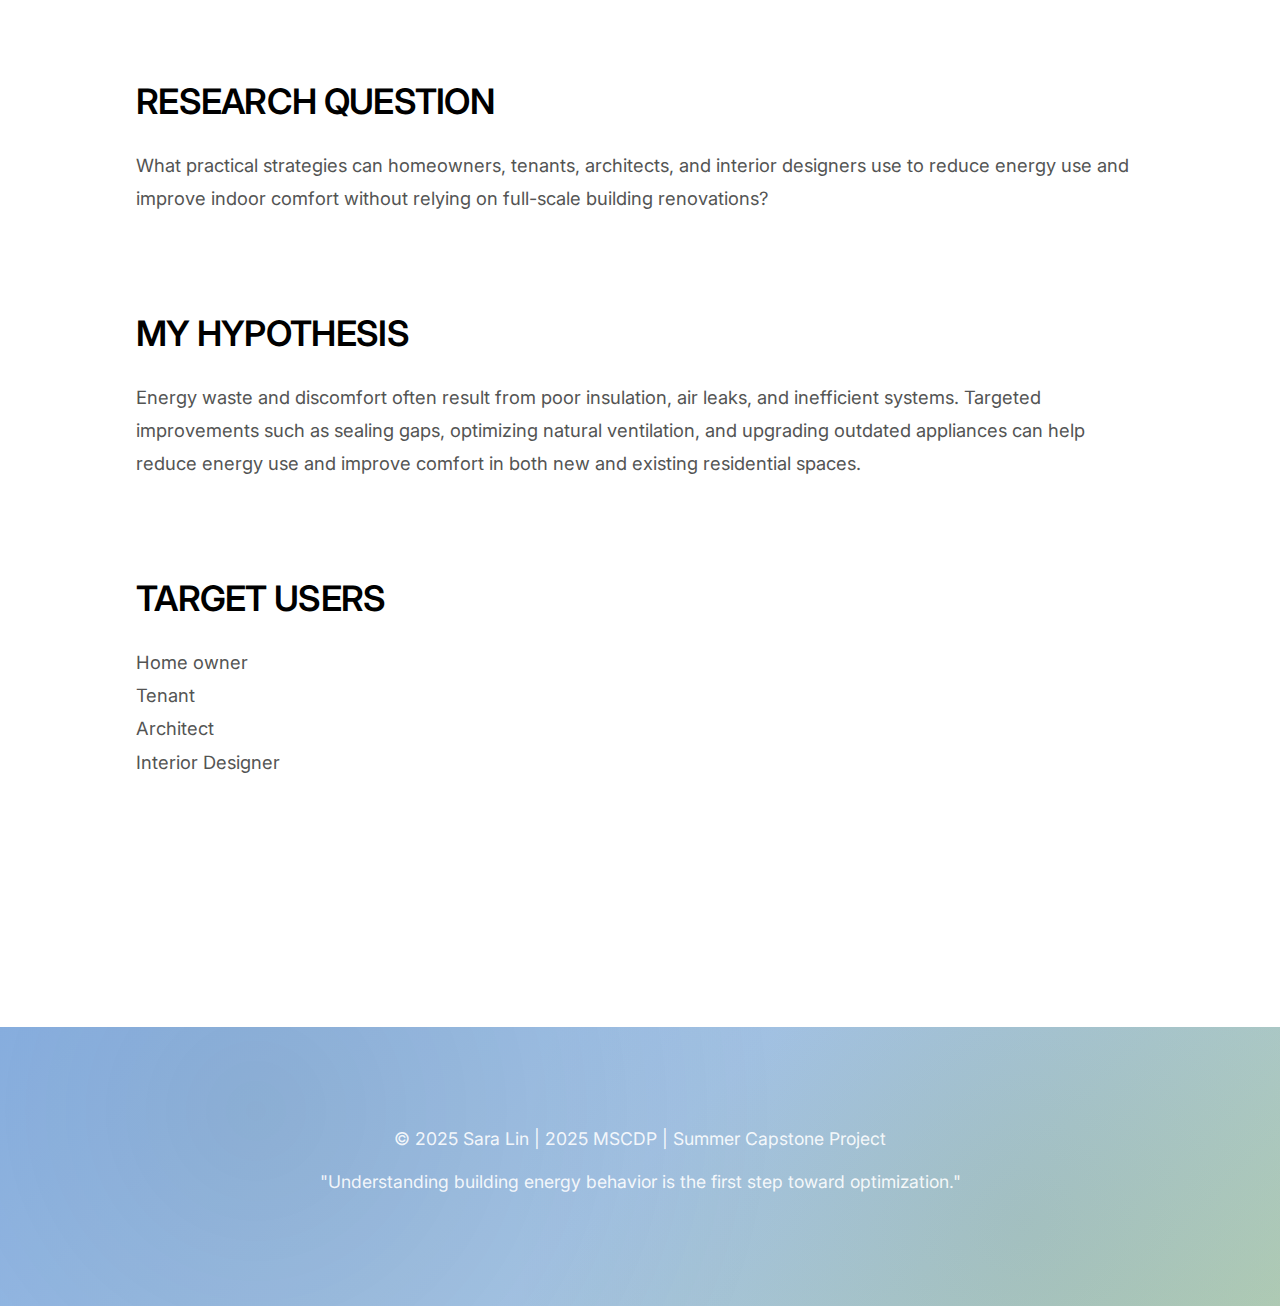
<file: pages/proposal/index.html>
<!DOCTYPE html>
<html lang="en">
<head>
  <meta charset="UTF-8" />
  <meta name="viewport" content="width=device-width, initial-scale=1.0"/>
  <title>Project Proposal - AI Home Science Platform</title>
  <link rel="stylesheet" href="../../assets/css/shared.css" />
  <link href="https://fonts.googleapis.com/css2?family=Inter:wght@300;400;500;600;700;800&display=swap" rel="stylesheet">
</head>
<body>
  <nav class="main-nav">
    <ul>
      <li><a href="../../index.html">Home</a></li>
      <li><a href="index.html" class="active">Proposal</a></li>
      <li><a href="../methodology/index.html">Methodology</a></li>
      <li><a href="../experiments/index.html">Design Experiments</a></li>
      <li><a href="../demo/index.html">AI Demo</a></li>
      
    </ul>
  </nav>

  <main>
    <div class="page-content">
      <section class="section">
        <h3>PRECEDENT STUDY : SMART CITIZEN PLATFORM</h3>
        <div class="diagram-container">
          <img src="../../Capstone Project.svg" alt="Smart Citizen Platform Diagram" style="width: 100%; max-width: 960px; height: auto;">
        </div>
      </section>
      
      <section class="section">
        <h3>MY PROPOSED FRAMEWORK</h3>
        <div class="diagram-container">
          <img src="../../Capstone Project-2.svg" alt="My Proposed Framework Diagram" style="width: 100%; max-width: 960px; height: auto;">
        </div>
      </section>
      
      <section class="section">
        <h3>RESEARCH QUESTION</h3>
        <p>What practical strategies can homeowners, tenants, architects, and interior designers use to reduce energy use and improve indoor comfort without relying on full-scale building renovations?</p>
      </section>
      
      <section class="section">
        <h3>MY HYPOTHESIS</h3>
        <p>Energy waste and discomfort often result from poor insulation, air leaks, and inefficient systems. Targeted improvements such as sealing gaps, optimizing natural ventilation, and upgrading outdated appliances can help reduce energy use and improve comfort in both new and existing residential spaces.</p>
      </section>
      
      <section class="section">
        <h3>TARGET USERS</h3>
        <p>Home owner<br>
        Tenant<br>
        Architect<br>
        Interior Designer</p>
      </section>
    </div>
  </main>

  <footer>
    <div class="footer-content">
      <p>© 2025 Sara Lin | 2025 MSCDP | Summer Capstone Project</p>
      <p>"Understanding building energy behavior is the first step toward optimization."</p>
    </div>
  </footer>

  <script src="../../assets/js/shared.js"></script>
  <script src="https://d3js.org/d3.v7.min.js"></script>
  <script>


    // Energy Bill Visualization - Observable Style with Percentage Change
    const rawData = [
      {Year: "2016", Residential: 103.06, Small_Comm_Ind: 1400.04, Large_Comm_Ind: 60688.34},
      {Year: "2017", Residential: 103.12, Small_Comm_Ind: 1444.56, Large_Comm_Ind: 66207.59},
      {Year: "2018", Residential: 115.45, Small_Comm_Ind: 1601.11, Large_Comm_Ind: 74916.6},
      {Year: "2019", Residential: 104.05, Small_Comm_Ind: 1515.7, Large_Comm_Ind: 60726.45},
      {Year: "2020", Residential: 108.62, Small_Comm_Ind: 1520.18, Large_Comm_Ind: 51222.29},
      {Year: "2021", Residential: 118.08, Small_Comm_Ind: 1694.02, Large_Comm_Ind: 70957.56},
      {Year: "2022", Residential: 152.02, Small_Comm_Ind: 2355.35, Large_Comm_Ind: 99030.91},
      {Year: "2023", Residential: 148.03, Small_Comm_Ind: 1832.49, Large_Comm_Ind: 80201.88},
      {Year: "2024", Residential: 152.88, Small_Comm_Ind: 2184.21, Large_Comm_Ind: 76849.19}
    ];

    // Calculate percentage change from 2016 baseline
    const baselineYear = "2016";
    const baseline = rawData.find(d => d.Year === baselineYear);
    
    const energyData = rawData.map(d => ({
      Year: d.Year,
      Residential: ((d.Residential - baseline.Residential) / baseline.Residential) * 100,
      Small_Comm_Ind: ((d.Small_Comm_Ind - baseline.Small_Comm_Ind) / baseline.Small_Comm_Ind) * 100,
      Large_Comm_Ind: ((d.Large_Comm_Ind - baseline.Large_Comm_Ind) / baseline.Large_Comm_Ind) * 100
    }));

    // Set up the chart dimensions with more space for legend
    const margin = {top: 60, right: 250, bottom: 80, left: 100};
    const width = 960 - margin.left - margin.right;
    const height = 500 - margin.top - margin.bottom;

    const svg = d3.select("#energy-bill-visualization")
      .append("svg")
      .attr("width", width + margin.left + margin.right)
      .attr("height", height + margin.top + margin.bottom)
      .style("font", "12px sans-serif");

    const chart = svg.append("g")
      .attr("transform", `translate(${margin.left},${margin.top})`);

    // Define the data structure
    const subgroups = ["Residential", "Small_Comm_Ind", "Large_Comm_Ind"];
    const groups = energyData.map(d => d.Year);

    // Create scales for line chart
    const x0 = d3.scaleBand()
      .domain(groups)
      .range([0, width])
      .padding(0.1);

    const x1 = d3.scaleBand()
      .domain(subgroups)
      .range([0, x0.bandwidth()])
      .padding(0.05);

    const y = d3.scaleLinear()
      .domain([
        d3.min(energyData, d => d3.min(subgroups, key => +d[key])),
        d3.max(energyData, d => d3.max(subgroups, key => +d[key]))
      ])
      .nice()
      .range([height, 0]);

    // Color scale with Observable-style colors
    const color = d3.scaleOrdinal()
      .domain(subgroups)
      .range(["#4e79a7", "#f28e2c", "#e15759"]);

    // Create line generator
    const line = d3.line()
      .x(d => x0(d.Year) + x0.bandwidth() / 2)
      .y(d => y(d.value))
      .curve(d3.curveMonotoneX);

    // Add the lines with hover effects
    subgroups.forEach(subgroup => {
      chart.append("path")
        .datum(energyData.map(d => ({Year: d.Year, value: +d[subgroup]})))
        .attr("fill", "none")
        .attr("stroke", color(subgroup))
        .attr("stroke-width", 2.5)
        .style("cursor", "pointer")
        .on("mouseover", function() {
          d3.select(this)
            .attr("stroke-width", 4);
        })
        .on("mouseout", function() {
          d3.select(this)
            .attr("stroke-width", 2.5);
        })
        .attr("d", line);
    });

    // Add the data points with tooltips
    chart.append("g")
      .selectAll("g")
      .data(energyData)
      .join("g")
      .attr("transform", d => `translate(${x0(d.Year) + x0.bandwidth() / 2},0)`)
      .selectAll("circle")
      .data(d => subgroups.map(key => ({key, value: +d[key], year: d.Year})))
      .join("circle")
      .attr("cy", d => y(d.value))
      .attr("r", 4)
      .attr("fill", d => color(d.key))
      .attr("stroke", "#fff")
      .attr("stroke-width", 1.5)
      .style("cursor", "pointer")
      .on("mouseover", function(event, d) {
        d3.select(this)
          .attr("r", 6)
          .attr("stroke-width", 2);
      })
      .on("mouseout", function(event, d) {
        d3.select(this)
          .attr("r", 4)
          .attr("stroke-width", 1.5);
      })
      .append("title")
      .text(d => {
        const originalValue = rawData.find(item => item.Year === d.year)[d.key];
        return `${d.key}: ${d.value.toFixed(1)}% change ($${originalValue.toLocaleString()})`;
      });

    // Add X axis
    chart.append("g")
      .attr("transform", `translate(0,${height})`)
      .call(d3.axisBottom(x0))
      .call(g => g.select(".domain").remove())
      .call(g => g.selectAll(".tick line").remove())
      .call(g => g.selectAll(".tick text")
        .style("font-size", "11px")
        .style("fill", "#666"));

    // Add Y axis
    chart.append("g")
      .call(d3.axisLeft(y).ticks(5))
      .call(g => g.select(".domain").remove())
      .call(g => g.selectAll(".tick line").remove())
      .call(g => g.selectAll(".tick text")
        .style("font-size", "11px")
        .style("fill", "#666"));

    // Add Y axis label
    chart.append("text")
      .attr("transform", "rotate(-90)")
      .attr("y", -margin.left + 20)
      .attr("x", -height / 2)
      .attr("text-anchor", "middle")
      .style("font-size", "12px")
      .style("fill", "#666")
      .text("Percentage Change from 2016 (%)");

    // Add X axis label
    chart.append("text")
      .attr("x", width / 2)
      .attr("y", height + margin.bottom - 10)
      .attr("text-anchor", "middle")
      .style("font-size", "12px")
      .style("fill", "#666")
      .text("Year");

    // Add legend with better positioning
    const legend = svg.append("g")
      .attr("transform", `translate(${width + margin.left + 30}, ${margin.top})`)
      .selectAll("g")
      .data(subgroups)
      .join("g")
      .attr("transform", (d, i) => `translate(0,${i * 40})`);

    legend.append("rect")
      .attr("x", 0)
      .attr("width", 15)
      .attr("height", 15)
      .attr("fill", d => color(d))
      .attr("stroke", "#fff")
      .attr("stroke-width", 0.5)
      .style("opacity", 0.9);

    legend.append("text")
      .attr("x", 20)
      .attr("y", 12)
      .style("font-size", "11px")
      .style("fill", "#666")
      .text(d => {
        switch(d) {
          case "Residential": return "Residential";
          case "Small_Comm_Ind": return "Small Commercial/Industrial";
          case "Large_Comm_Ind": return "Large Commercial/Industrial";
          default: return d;
        }
      });



    // Add subtle grid lines
    chart.append("g")
      .attr("class", "grid")
      .call(d3.axisLeft(y)
        .tickSize(-width)
        .tickFormat("")
        .ticks(5))
      .call(g => g.select(".domain").remove())
      .call(g => g.selectAll(".tick line")
        .style("stroke", "#ddd")
        .style("stroke-width", 0.5)
        .style("opacity", 0.5));

    // Add zero reference line
    chart.append("line")
      .attr("x1", 0)
      .attr("x2", width)
      .attr("y1", y(0))
      .attr("y2", y(0))
      .attr("stroke", "#999")
      .attr("stroke-width", 1)
      .attr("stroke-dasharray", "3,3")
      .style("opacity", 0.7);
  </script>
</body>
</html>
</file>
<file: assets/css/shared.css>
/* Open, Flowing Design - Removing Bounding Boxes */
* {
  margin: 0;
  padding: 0;
  box-sizing: border-box;
}

body {
  font-family: 'Inter', -apple-system, BlinkMacSystemFont, 'Segoe UI', Roboto, sans-serif;
  line-height: 1.6;
  color: #000000;
  background: #FFFFFF;
  font-weight: 400;
  overflow-x: hidden;
}

/* Custom Phosphor-style Icons */
.icon {
  width: 48px;
  height: 48px;
  display: inline-block;
  stroke: currentColor;
  stroke-width: 1.5;
  fill: none;
  stroke-linecap: round;
  stroke-linejoin: round;
  transition: all 0.3s ease;
}

.icon-large {
  width: 64px;
  height: 64px;
  stroke-width: 1.25;
}

.icon-small {
  width: 24px;
  height: 24px;
  stroke-width: 2;
}

/* Icon colors */
.icon-primary {
  color: #2A3A20;
}

.icon-secondary {
  color: #535453;
}

.icon-accent {
  color: #F76841;
}

.icon-light {
  color: #A5C5E8;
}

/* Icon animations */
.icon:hover {
  transform: scale(1.1);
  stroke-width: 2;
}

.feature-card:hover .icon {
  transform: scale(1.15) rotate(5deg);
}





/* Enhanced content fade-in animation */
.content-fade-in {
  animation: contentFadeIn 1.5s cubic-bezier(0.4, 0, 0.2, 1);
}

@keyframes contentFadeIn {
  from {
    opacity: 0;
    transform: translateY(50px) scale(0.95);
  }
  to {
    opacity: 1;
    transform: translateY(0) scale(1);
  }
}

/* Enhanced page transitions */
.page-content {
  animation: pageSlideIn 1s cubic-bezier(0.4, 0, 0.2, 1);
}

@keyframes pageSlideIn {
  from {
    opacity: 0;
    transform: translateX(80px) scale(0.98);
  }
  to {
    opacity: 1;
    transform: translateX(0) scale(1);
  }
}

/* Clean, Open Typography */
h1, h2, h3, h4, h5, h6 {
  font-weight: 600;
  line-height: 1.3;
  margin-bottom: 1.5rem;
  letter-spacing: -0.02em;
}

h1 { 
  font-size: clamp(2.5rem, 6vw, 4.5rem);
  font-weight: 700;
  letter-spacing: -0.03em;
  line-height: 1.1;
}

h2 { 
  font-size: clamp(2rem, 5vw, 3.5rem);
  font-weight: 600;
  letter-spacing: -0.02em;
}

h3 { 
  font-size: clamp(1.5rem, 4vw, 2.2rem);
  font-weight: 600;
}

h4 { 
  font-size: 1.25rem;
  font-weight: 500;
}

p {
  margin-bottom: 1.5rem;
  color: #535453;
  font-size: 1.15rem;
  line-height: 1.8;
}

/* Open, Minimal Header */
header {
  background: #FFFFFF;
  color: #000000;
  padding: 8rem 2rem;
  text-align: center;
  position: relative;
  overflow: hidden;
  min-height: 100vh;
  display: flex;
  align-items: center;
  justify-content: center;
}

.header-content {
  position: relative;
  z-index: 2;
  max-width: 900px;
  margin: 0 auto;
}

.header-content h1 {
  color: #2A3A20;
  margin-bottom: 2rem;
  position: relative;
}

.header-content h1::after {
  content: '';
  position: absolute;
  bottom: -10px;
  left: 50%;
  transform: translateX(-50%);
  width: 100px;
  height: 3px;
  background: linear-gradient(135deg, #FEE87C 0%, #F76841 100%);
  border-radius: 2px;
}

.subtitle {
  font-size: 1.5rem;
  font-weight: 400;
  margin-bottom: 2.5rem;
  color: #535453;
  max-width: 700px;
  margin-left: auto;
  margin-right: auto;
  line-height: 1.6;
}

.author {
  font-size: 1.1rem;
  color: #535453;
  font-weight: 400;
  text-transform: uppercase;
  letter-spacing: 0.15em;
}

/* Clean Navigation */
.main-nav {
  background: #FFFFFF;
  border-bottom: 1px solid #E0E0E0;
  position: sticky;
  top: 0;
  z-index: 100;
}

.main-nav ul {
  list-style: none;
  display: flex;
  justify-content: center;
  align-items: center;
  padding: 0;
  margin: 0;
  flex-wrap: wrap;
  max-width: 1200px;
  margin: 0 auto;
}

.main-nav li {
  margin: 0;
}

.main-nav a {
  display: block;
  padding: 1.5rem 2rem;
  text-decoration: none;
  color: #535453;
  font-weight: 500;
  font-size: 1rem;
  transition: color 0.3s ease;
  border-bottom: 2px solid transparent;
}

.main-nav a:hover,
.main-nav a.active {
  color: #2A3A20;
  border-bottom: 2px solid #2A3A20;
}

/* Open Main Content */
main {
  max-width: 1200px;
  margin: 0 auto;
  padding: 6rem 2rem;
}

.page-content {
  background: #FFFFFF;
  margin-top: 2rem;
}

.section {
  margin-bottom: 6rem;
  padding: 0 4rem;
}

.section:last-child {
  margin-bottom: 0;
}

.section-moved-up {
  margin-top: -50px;
}

/* Open Hero Section */
.hero {
  padding: 8rem 0;
  text-align: center;
  background: #FFFFFF;
  margin-bottom: 6rem;
  position: relative;
  overflow: hidden;
}

.hero::before {
  content: '';
  position: absolute;
  top: -50%;
  left: -50%;
  width: 200%;
  height: 200%;
  background: 
    radial-gradient(circle at 30% 20%, rgba(179, 207, 185, 0.1) 0%, transparent 60%),
    radial-gradient(circle at 70% 80%, rgba(165, 197, 232, 0.08) 0%, transparent 60%),
    radial-gradient(circle at 50% 50%, rgba(254, 232, 124, 0.05) 0%, transparent 70%);
  animation: gentleFloat 25s ease-in-out infinite;
}

.hero-content {
  position: relative;
  z-index: 2;
}

.hero-content h2 {
  font-size: clamp(2.5rem, 6vw, 4.5rem);
  color: #000000;
  margin-bottom: 2.5rem;
  font-weight: 700;
  letter-spacing: -0.03em;
  line-height: 1.1;
}

.hero-content p {
  font-size: 1.4rem;
  max-width: 900px;
  margin: 0 auto 5rem;
  color: #535453;
  line-height: 1.8;
}

/* Enhanced Playful Buttons */
.cta-buttons {
  display: flex;
  gap: 2.5rem;
  justify-content: center;
  flex-wrap: wrap;
}

.btn {
  display: inline-flex;
  align-items: center;
  gap: 1rem;
  padding: 1.5rem 3rem;
  text-decoration: none;
  border-radius: 50px;
  font-weight: 600;
  font-size: 1.1rem;
  transition: all 0.5s cubic-bezier(0.4, 0, 0.2, 1);
  border: none;
  cursor: pointer;
  letter-spacing: 0.02em;
  position: relative;
  overflow: hidden;
}

.btn::before {
  content: '';
  position: absolute;
  top: 0;
  left: -100%;
  width: 100%;
  height: 100%;
  background: rgba(255,255,255,0.3);
  transition: left 0.8s ease;
}

.btn:hover::before {
  left: 100%;
}

.btn-primary {
  background: #2A3A20;
  color: white;
}

.btn-primary:hover {
  transform: translateY(-8px) scale(1.08);
}

.btn-secondary {
  background: white;
  color: #2A3A20;
  border: 2px solid #2A3A20;
}

.btn-secondary:hover {
  background: #2A3A20;
  color: white;
  transform: translateY(-8px) scale(1.08);
}

/* Open Feature Cards */
.key-features {
  margin-bottom: 6rem;
  padding: 0 4rem;
}

.features-grid {
  display: grid;
  grid-template-columns: repeat(auto-fit, minmax(320px, 1fr));
  gap: 3.5rem;
  margin-top: 5rem;
}

.feature-card {
  background: white;
  padding: 4rem 3rem;
  text-align: center;
  transition: all 0.6s cubic-bezier(0.4, 0, 0.2, 1);
  position: relative;
}

.feature-card::before {
  content: '';
  position: absolute;
  top: 0;
  left: 0;
  right: 0;
  height: 5px;
  background: linear-gradient(135deg, #FEE87C 0%, #F76841 100%);
  border-radius: 3px;
}

.feature-card::after {
  content: '';
  position: absolute;
  top: 0;
  left: 0;
  right: 0;
  bottom: 0;
  background: linear-gradient(135deg, rgba(179, 207, 185, 0.05) 0%, transparent 100%);
  opacity: 0;
  transition: opacity 0.4s ease;
}

.feature-card:hover::after {
  opacity: 1;
}

.feature-card:hover {
  transform: translateY(-20px) scale(1.03);
}

.feature-icon {
  font-size: 5rem;
  margin-bottom: 2.5rem;
  display: block;
  transition: all 0.6s ease;
}

.feature-card:hover .feature-icon {
  transform: scale(1.2) rotate(12deg);
}

.feature-card h3 {
  color: #000000;
  margin-bottom: 2rem;
  font-size: 1.6rem;
  font-weight: 600;
}

.feature-card p {
  color: #535453;
  margin-bottom: 0;
  line-height: 1.8;
  font-size: 1.1rem;
}

/* Open Grid Layouts */
.matters-grid {
  display: grid;
  grid-template-columns: repeat(auto-fit, minmax(380px, 1fr));
  gap: 3.5rem;
  margin-top: 5rem;
}

.matter-item {
  background: #FFFFFF;
  padding: 4rem 3rem;
  transition: all 0.6s cubic-bezier(0.4, 0, 0.2, 1);
  position: relative;
}

.matter-item::before {
  content: '';
  position: absolute;
  top: 0;
  left: 0;
  right: 0;
  bottom: 0;
  background: linear-gradient(135deg, rgba(179, 207, 185, 0.1) 0%, transparent 100%);
  opacity: 0;
  transition: opacity 0.4s ease;
}

.matter-item:hover::before {
  opacity: 1;
}

.matter-item:hover {
  transform: translateY(-15px) scale(1.03);
}

.matter-item h3 {
  color: #2A3A20;
  margin-bottom: 2rem;
  font-size: 1.5rem;
  font-weight: 600;
  position: relative;
  z-index: 2;
}

.matter-item p {
  color: #535453;
  line-height: 1.8;
  position: relative;
  z-index: 2;
  font-size: 1.1rem;
}

/* Open Questions Layout */
.questions-list {
  display: grid;
  gap: 3.5rem;
  margin-top: 5rem;
}

.question {
  background: white;
  padding: 4rem 3rem;
  transition: all 0.6s cubic-bezier(0.4, 0, 0.2, 1);
  position: relative;
}

.question::before {
  content: '';
  position: absolute;
  top: 0;
  left: 0;
  width: 5px;
  height: 100%;
  background: linear-gradient(135deg, #A5C5E8 0%, #B3CFB9 100%);
  transform: scaleY(0);
  transition: transform 0.5s ease;
}

.question:hover::before {
  transform: scaleY(1);
}

.question:hover {
  transform: translateY(-15px) scale(1.03);
}

.question h3 {
  color: #000000;
  margin-bottom: 2rem;
  font-size: 1.5rem;
  font-weight: 600;
}

.question p {
  color: #535453;
  line-height: 1.8;
  font-size: 1.1rem;
}

/* Open Tech Grid */
.tech-grid {
  display: grid;
  grid-template-columns: repeat(auto-fit, minmax(380px, 1fr));
  gap: 3.5rem;
  margin-top: 5rem;
}

.tech-category {
  background: #FFFFFF;
  padding: 4rem 3rem;
  transition: all 0.6s cubic-bezier(0.4, 0, 0.2, 1);
}

.tech-category:hover {
  transform: translateY(-15px) scale(1.03);
}

.tech-category h3 {
  color: #2A3A20;
  margin-bottom: 2.5rem;
  font-size: 1.5rem;
  font-weight: 600;
}

.tech-category ul {
  list-style: none;
  padding: 0;
}

.tech-category li {
  padding: 1.25rem 0;
  border-bottom: 1px solid rgba(165, 197, 232, 0.2);
  color: #535453;
  font-size: 1.1rem;
  line-height: 1.7;
  transition: all 0.4s ease;
}

.tech-category li:last-child {
  border-bottom: none;
}

.tech-category li:hover {
  color: #2A3A20;
  padding-left: 1rem;
}

.tech-category li strong {
  color: #2A3A20;
  font-weight: 600;
}

/* Clean Footer */
footer {
  background: linear-gradient(135deg, #8BB3E8 0%, #A5C5E8 50%, #B3CFB9 100%);
  color: white;
  padding: 6rem 2rem;
  text-align: center;
  margin-top: 8rem;
  position: relative;
  overflow: hidden;
}

footer::before {
  content: '';
  position: absolute;
  top: 0;
  left: 0;
  right: 0;
  bottom: 0;
  background: 
    radial-gradient(circle at 20% 30%, rgba(42, 58, 32, 0.1) 0%, transparent 50%),
    radial-gradient(circle at 80% 70%, rgba(42, 58, 32, 0.08) 0%, transparent 50%);
  animation: gentleFloat 30s ease-in-out infinite;
}

.footer-content {
  position: relative;
  z-index: 2;
}

.footer-content p {
  margin-bottom: 0.75rem;
  color: rgba(255, 255, 255, 0.9);
  font-size: 1.1rem;
}

/* Clean Form Styles */
.form-container {
  max-width: 800px;
  margin: 0 auto;
  background: #f8f9fa;
  padding: 3rem;
  border-radius: 12px;
  box-shadow: 0 4px 6px rgba(0, 0, 0, 0.05);
}

.form-group {
  margin-bottom: 2rem;
}

.form-group label {
  display: block;
  margin-bottom: 0.75rem;
  font-weight: 500;
  color: #2A3A20;
  font-size: 1rem;
  text-transform: uppercase;
  letter-spacing: 0.5px;
}

.form-group select,
.form-group input {
  width: 100%;
  padding: 1rem 1.5rem;
  border: 1px solid #e0e0e0;
  border-radius: 8px;
  font-size: 1rem;
  transition: all 0.3s ease;
  background: white;
  color: #2A3A20;
}

.form-group select:focus,
.form-group input:focus {
  outline: none;
  border-color: #2A3A20;
  box-shadow: 0 0 0 3px rgba(42, 58, 32, 0.1);
}

.form-submit {
  background: #8BB3E8;
  color: white;
  padding: 1rem 2rem;
  border: none;
  border-radius: 8px;
  font-size: 1rem;
  font-weight: 600;
  cursor: pointer;
  transition: all 0.3s ease;
  width: 100%;
  text-transform: uppercase;
  letter-spacing: 0.5px;
}

.form-submit:hover {
  background: #7AA3D8;
  transform: translateY(-2px);
  box-shadow: 0 4px 8px rgba(139, 179, 232, 0.2);
}

/* Clean Result Display */
.result-display {
  margin-top: 5rem;
  padding: 4rem 3rem;
  background: #FFFFFF;
  position: relative;
  overflow: hidden;
}



.result-display h3 {
  color: #2A3A20;
  margin-bottom: 2.5rem;
  font-size: 1.6rem;
  font-weight: 600;
  position: relative;
  z-index: 2;
}

.result-display h4 {
  color: #2A3A20;
  margin-bottom: 2rem;
  font-size: 1.3rem;
  font-weight: 600;
  position: relative;
  z-index: 2;
}

/* Clean Links */
a {
  color: #2A3A20;
  text-decoration: none;
  transition: all 0.4s cubic-bezier(0.4, 0, 0.2, 1);
  font-weight: 500;
  position: relative;
}

a:hover {
  color: #535453;
}

a::after {
  content: '';
  position: absolute;
  bottom: -3px;
  left: 0;
  width: 0;
  height: 2px;
  background: linear-gradient(135deg, #2A3A20 0%, #535453 100%);
  transition: width 0.4s ease;
}

a:hover::after {
  width: 100%;
}

/* Clean Diagram Styles */
.diagram-wrapper {
  display: flex;
  justify-content: center;
  margin: 4rem 0;
  overflow-x: auto;
}

#graph {
  /* No background - transparent */
}

.diagram-explanation {
  margin-top: 4rem;
  padding: 4rem 3rem;
  background: #FFFFFF;
  position: relative;
  overflow: hidden;
}

.diagram-explanation::before {
  content: '';
  position: absolute;
  top: 0;
  left: 0;
  right: 0;
  bottom: 0;
  background: linear-gradient(135deg, rgba(179, 207, 185, 0.1) 0%, transparent 100%);
  opacity: 0;
  transition: opacity 0.4s ease;
}

.diagram-explanation:hover::before {
  opacity: 1;
}

.diagram-explanation h3 {
  color: #2A3A20;
  margin-bottom: 2.5rem;
  font-size: 1.5rem;
  font-weight: 600;
  position: relative;
  z-index: 2;
}

.diagram-explanation ul {
  list-style: none;
  padding: 0;
  position: relative;
  z-index: 2;
}

.diagram-explanation li {
  padding: 1.25rem 0;
  border-bottom: 1px solid rgba(165, 197, 232, 0.2);
  color: #535453;
  line-height: 1.7;
  transition: all 0.4s ease;
  font-size: 1.1rem;
}

.diagram-explanation li:last-child {
  border-bottom: none;
}

.diagram-explanation li:hover {
  color: #2A3A20;
  padding-left: 1rem;
}

.diagram-explanation li strong {
  color: #2A3A20;
  font-weight: 600;
}

/* ANT Diagram specific styles */
.ant-diagram-container {
  padding: 5rem 4rem;
  margin-top: calc(4rem - 130px);
}

.diagram-header {
  text-align: center;
  margin-bottom: 5rem;
}

.diagram-header h2 {
  color: #000000;
  margin-bottom: 2.5rem;
  font-size: 3rem;
  font-weight: 700;
}

.diagram-header p {
  color: #535453;
  max-width: 900px;
  margin: 0 auto;
  font-size: 1.2rem;
  line-height: 1.8;
}

/* Node and link styles for ANT diagram */
.node circle {
  stroke: #535453;
  stroke-width: 1.5px;
  fill: #2A3A20;
  transition: all 0.4s cubic-bezier(0.4, 0, 0.2, 1);
}

.node circle:hover {
  fill: #B3CFB9;
  stroke: #2A3A20;
  stroke-width: 2px;
  transform: scale(1.1);
}

.node text {
  font-family: "Inter", sans-serif;
  font-size: 10px;
  fill: #535453 !important;
  font-weight: 500;
  pointer-events: none;
}

.link {
  stroke: #A5C5E8;
  stroke-opacity: 0.5;
  stroke-width: 1.5px;
  transition: all 0.4s cubic-bezier(0.4, 0, 0.2, 1);
}

.link:hover {
  stroke: #2A3A20;
  stroke-opacity: 0.8;
  stroke-width: 3px;
}

/* Additional color-specific styles */
.accent-yellow {
  background: #FEE87C;
  color: #000000;
}

.accent-orange {
  background: #F76841;
  color: white;
}

.accent-blue {
  background: #A5C5E8;
  color: #000000;
}

.accent-green {
  background: #B3CFB9;
  color: #2A3A20;
}

.accent-dark-green {
  background: #2A3A20;
  color: white;
}

.accent-anthracite {
  background: #535453;
  color: white;
}

.accent-off-white {
  background: #FDF9ED;
  color: #000000;
}

/* Responsive Design */
@media (max-width: 768px) {
  .header-content h1 {
    font-size: 2.5rem;
  }
  
  .hero-content h2 {
    font-size: 2.5rem;
  }
  
  .main-nav ul {
    flex-direction: column;
  }
  
  .main-nav a {
    padding: 1.5rem 2rem;
  }
  
  .cta-buttons {
    flex-direction: column;
    align-items: center;
  }
  
  .features-grid,
  .matters-grid,
  .tech-grid {
    grid-template-columns: 1fr;
  }
  
  main {
    padding: 3rem 1rem;
  }
  
  .hero {
    padding: 5rem 1rem;
  }
  
  .section {
    padding: 0 2rem;
  }
  
  .form-container {
    padding: 3rem 2rem;
  }
  
  .ant-diagram-container {
    padding: 3rem 2rem;
  }
}

/* Smooth scrolling */
html {
  scroll-behavior: smooth;
}

/* Enhanced loading animations */
@keyframes fadeInUp {
  from {
    opacity: 0;
    transform: translateY(60px) scale(0.95);
  }
  to {
    opacity: 1;
    transform: translateY(0) scale(1);
  }
}

.feature-card,
.matter-item,
.tech-category,
.question {
  animation: fadeInUp 1s cubic-bezier(0.4, 0, 0.2, 1);
}

/* Enhanced hover effects for interactive elements */
.feature-card:hover,
.matter-item:hover,
.tech-category:hover,
.question:hover {
  transform: translateY(-15px) scale(1.03);
}

/* Background Air Leaking Demo - Header Only */
header {
  position: relative;
}

#background-demo {
  position: absolute;
  top: 0;
  left: 0;
  width: calc(100% + 1500px);
  height: calc(100% + 800px);
  z-index: 3;
  pointer-events: auto;
  overflow: hidden;
}

#background-demo canvas {
  display: block;
  background: transparent;
  width: 100% !important;
  height: 100% !important;
}

/* Header Background Image */
.header-background {
  position: absolute;
  top: 0;
  left: 0;
  width: 100%;
  height: 100%;
  z-index: 1;
  overflow: hidden;
}

.header-bg-image {
  width: 100%;
  height: 100%;
  object-fit: cover;
  object-position: center;
}

/* Ensure content stays above background */
header, nav, main, footer {
  position: relative;
  z-index: 1;
}

/* Enhanced navigation for non-home pages */
.main-nav {
  background: rgba(255, 255, 255, 0.95);
  border-bottom: 1px solid #e0e0e0;
  box-shadow: 0 2px 4px rgba(0, 0, 0, 0.1);
  padding: 1rem 0;
  position: sticky;
  top: 0;
  z-index: 10;
}

/* Remove the white overlay that was hiding the demo */
.hero::before {
  display: none;
}

.hero {
  position: relative;
}

/* Ensure content remains visible over background */
header, nav, main, footer {
  position: relative;
  z-index: 1;
}

/* Add subtle overlay to improve text readability */
.hero::before {
  content: '';
  position: absolute;
  top: 0;
  left: 0;
  right: 0;
  bottom: 0;
  background: rgba(255, 255, 255, 0.85);
  z-index: -1;
}

.hero {
  position: relative;
}

/* AI Demo Hero Section */
.hero-demo {
  background: linear-gradient(135deg, rgba(255, 255, 255, 0.7) 0%, rgba(255, 255, 255, 0.6) 100%);
  background-size: cover;
  background-position: center;
  background-repeat: no-repeat;
  color: #2A3A20;
  padding: 4rem 2rem;
  text-align: center;
  position: relative;
}

.demo-hero-content {
  position: relative;
  z-index: 2;
  max-width: 800px;
  margin: 0 auto;
}

.demo-hero-content h3 {
  font-size: 2.5rem;
  margin-bottom: 1.5rem;
  text-shadow: 0 2px 4px rgba(0,0,0,0.3);
}

.demo-hero-content p {
  font-size: 1.2rem;
  margin-bottom: 2rem;
  opacity: 0.9;
}

.demo-cta {
  display: inline-flex;
  align-items: center;
  gap: 1rem;
  padding: 1rem 2rem;
  background: #8BB3E8;
  color: white;
  border-radius: 8px;
  cursor: pointer;
  transition: all 0.3s ease;
}

.demo-cta:hover {
  background: #7AA3D8;
}

.pulse-dot {
  width: 12px;
  height: 12px;
  background: #E8A5A5;
  border-radius: 50%;
  animation: pulse 2s infinite;
}

@keyframes pulse {
  0% { transform: scale(1); opacity: 1; }
  50% { transform: scale(1.2); opacity: 0.7; }
  100% { transform: scale(1); opacity: 1; }
}

/* Floating Form Container */
.floating-form-container {
  background: white;
  padding: 3rem 0;
  margin: 2rem 0;
  position: relative;
}

.form-header {
  display: flex;
  align-items: center;
  gap: 1.5rem;
  margin-bottom: 2rem;
}

.form-icon {
  font-size: 2rem;
  color: #8BB3E8;
}

.form-header h3 {
  flex: 1;
  margin: 0;
  color: #2A3A20;
  font-size: 1.5rem;
}

.form-progress {
  display: flex;
  flex-direction: column;
  align-items: flex-end;
  gap: 0.5rem;
}

.progress-bar {
  width: 100px;
  height: 4px;
  background: rgba(139, 179, 232, 0.2);
  border-radius: 2px;
  overflow: hidden;
}

.progress-fill {
  height: 100%;
  background: #8BB3E8;
  border-radius: 2px;
  transition: width 0.3s ease;
}

.progress-text {
  font-size: 0.8rem;
  color: #666;
  font-weight: 500;
}

.section-description {
  color: #666;
  font-size: 1.1rem;
  margin-bottom: 2rem;
  line-height: 1.6;
}

/* Dynamic Form Styles */
.dynamic-form {
  position: relative;
}

.dynamic-form .form-group {
  margin-bottom: 2rem;
  position: relative;
  transition: all 0.3s ease;
}

.dynamic-form .form-group:hover {
  transform: translateX(5px);
}

.dynamic-form .form-group label {
  display: block;
  margin-bottom: 0.75rem;
  font-weight: 600;
  color: #2A3A20;
  font-size: 1rem;
  text-transform: uppercase;
  letter-spacing: 0.5px;
  position: relative;
}

.dynamic-form .form-group label::after {
  content: '';
  position: absolute;
  bottom: -2px;
  left: 0;
  width: 0;
  height: 2px;
  background: #8BB3E8;
  transition: width 0.3s ease;
}

.dynamic-form .form-group:hover label::after {
  width: 100%;
}

.dynamic-form .form-group select {
  width: 100%;
  padding: 1rem 1.5rem;
  border: 2px solid rgba(102, 126, 234, 0.2);
  border-radius: 12px;
  font-size: 1rem;
  transition: all 0.3s ease;
  background: white;
  color: #2A3A20;
  position: relative;
}

.dynamic-form .form-group select:focus {
  outline: none;
  border-color: #8BB3E8;
  box-shadow: 0 0 0 4px rgba(139, 179, 232, 0.1);
  transform: translateY(-2px);
}

.dynamic-form .form-submit {
  background: #8BB3E8;
  color: white;
  padding: 1.2rem 2.5rem;
  border: none;
  border-radius: 8px;
  font-size: 1rem;
  font-weight: 600;
  cursor: pointer;
  transition: all 0.3s ease;
  width: 100%;
  text-transform: uppercase;
  letter-spacing: 0.5px;
  display: flex;
  align-items: center;
  justify-content: center;
  gap: 1rem;
}

.dynamic-form .form-submit:hover {
  background: #7AA3D8;
}

.btn-icon {
  font-size: 1.2rem;
  transition: transform 0.3s ease;
}

.dynamic-form .form-submit:hover .btn-icon {
  transform: translateX(5px);
}

/* Room Drawing Section */
.room-drawing-section {
  background: white;
}

.room-drawing-section .form-icon {
  color: #F4A582;
}

/* AI Demo container */
.ai-demo-container {
  position: relative;
  overflow: hidden;
  background: transparent;
}

/* Remove any potential floating elements from form container */
.ai-demo-container::before,
.ai-demo-container::after {
  display: none;
}

/* Room Drawing Interface */
.room-drawing-container {
  margin: 2rem 0;
}

.drawing-tools {
  display: flex;
  gap: 1rem;
  margin-bottom: 2rem;
  flex-wrap: wrap;
  justify-content: center;
}

.tool-btn {
  padding: 1rem 1.5rem;
  border: 1px solid #8BB3E8;
  background: white;
  color: #535453;
  border-radius: 8px;
  cursor: pointer;
  font-size: 0.9rem;
  font-weight: 600;
  transition: all 0.3s ease;
  text-transform: uppercase;
  letter-spacing: 0.5px;
}

.tool-btn:hover {
  background: #8BB3E8;
  color: white;
}

.tool-btn.active {
  background: #8BB3E8;
  color: white;
  border-color: #8BB3E8;
}

.canvas-container {
  border: 1px solid #e0e0e0;
  border-radius: 8px;
  padding: 1rem;
  background: white;
  margin-bottom: 2rem;
}

.top-view-indicator {
  display: flex;
  align-items: center;
  gap: 0.5rem;
  margin-bottom: 1rem;
  padding: 0.5rem 1rem;
  background: #f8f9fa;
  border-radius: 6px;
  border-left: 3px solid #8BB3E8;
}

.view-icon {
  font-size: 1.2rem;
}

.view-text {
  font-weight: 600;
  color: #2A3A20;
  font-size: 0.9rem;
  text-transform: uppercase;
  letter-spacing: 0.5px;
}

.canvas-instructions {
  text-align: center;
  margin-top: 1rem;
  color: #535453;
  font-size: 0.9rem;
}

.legend {
  display: flex;
  justify-content: center;
  gap: 2rem;
  margin-top: 1rem;
  flex-wrap: wrap;
}

.legend-item {
  display: flex;
  align-items: center;
  gap: 0.5rem;
  font-size: 0.8rem;
  color: #535453;
}

.legend-color {
  width: 16px;
  height: 16px;
  border-radius: 2px;
}

.room-color {
  background: rgba(42, 58, 32, 0.1);
  border: 1px solid #2A3A20;
}

.door-color {
  background: #8B4513;
  border: 1px solid #654321;
}

.window-color {
  background: #87CEEB;
  border: 1px solid #4682B4;
}

.opening-color {
  background: #F0E68C;
  border: 1px solid #DAA520;
}

.wall-color {
  background: #000000;
  border: 1px solid #333;
}

.furniture-color {
  background: #f0f0f0;
  border: 1px solid #ccc;
}

#roomCanvas {
  display: block;
  margin: 0 auto;
  border: 1px solid #ddd;
  border-radius: 4px;
  background: white;
  cursor: crosshair;
}

.canvas-instructions {
  text-align: center;
  margin-top: 1rem;
  color: #666;
  font-size: 0.9rem;
}

.room-details-form {
  margin-top: 2rem;
}

.room-details-form h4 {
  color: #2A3A20;
  font-size: 1.2rem;
  font-weight: 600;
  margin-bottom: 1.5rem;
  text-transform: uppercase;
  letter-spacing: 0.5px;
}

.form-row {
  display: grid;
  grid-template-columns: 1fr 1fr;
  gap: 1.5rem;
  margin-bottom: 1.5rem;
}

@media (max-width: 768px) {
  .form-row {
    grid-template-columns: 1fr;
  }
  
  .drawing-tools {
    justify-content: center;
  }
  
  #roomCanvas {
    width: 100%;
    height: auto;
  }
}

/* Energy Bill Chart Styles - Observable Style */
.energy-bill-chart {
  margin: 3rem 0;
  padding: 3rem;
  background: #ffffff;
  border-radius: 0;
  border: none;
  box-shadow: none;
  transition: none;
}

.energy-bill-chart:hover {
  box-shadow: none;
  transform: none;
}

.energy-bill-chart h4 {
  text-align: center;
  margin-bottom: 2rem;
  color: #333;
  font-weight: 400;
  font-size: 1rem;
  font-family: -apple-system, BlinkMacSystemFont, "Segoe UI", Roboto, sans-serif;
}

#energy-bill-visualization {
  display: flex;
  justify-content: center;
  align-items: center;
  margin: 0;
  background: #ffffff;
}

#energy-bill-visualization svg {
  max-width: 100%;
  height: auto;
  border-radius: 0;
  background: transparent;
  box-shadow: none;
  font-family: -apple-system, BlinkMacSystemFont, "Segoe UI", Roboto, sans-serif;
}

/* Responsive adjustments for the energy bill chart */
@media (max-width: 768px) {
  .energy-bill-chart {
    padding: 2rem 1rem;
    margin: 2rem 0;
  }
  
  .energy-bill-chart h4 {
    font-size: 0.9rem;
  }
  
  #energy-bill-visualization svg {
    width: 100%;
    height: 350px;
  }
}

/* Energy Factors Text */
.factors-text {
  margin: 2rem 0;
}

.factors-text h4 {
  color: #2A3A20;
  font-size: 1.3rem;
  font-weight: 600;
  margin: 2rem 0 1rem 0;
  line-height: 1.4;
}

.factors-text h4:first-child {
  margin-top: 0;
}

.factors-text p {
  color: #535453;
  font-size: 1.1rem;
  line-height: 1.7;
  margin-bottom: 1.5rem;
}

/* Responsive adjustments for factors text */
@media (max-width: 768px) {
  .factors-text {
    margin: 1.5rem 0;
  }
  
  .factors-text h4 {
    font-size: 1.2rem;
    margin: 1.5rem 0 0.8rem 0;
  }
  
  .factors-text p {
    font-size: 1rem;
    margin-bottom: 1.2rem;
  }
} 

/* Diagram Container */
.diagram-container {
  margin: 2rem 0;
  text-align: center;
}

.diagram-container img {
  max-width: 150%;
  height: auto;
}

/* Responsive adjustments for diagram */
@media (max-width: 768px) {
  .diagram-container {
    margin: 1.5rem 0;
  }
}

/* Discomfort Factors Styling */
.discomfort-factors {
  margin-top: calc(2rem - 60px);
  display: grid;
  grid-template-columns: repeat(auto-fit, minmax(300px, 1fr));
  gap: 2rem;
  padding: 1rem 0;
}

.factor-group {
  padding: 0;
  margin-bottom: 1.5rem;
}

.factor-group h4 {
  color: #2A3A20;
  font-size: 1.1rem;
  font-weight: 600;
  margin-bottom: 0.75rem;
  line-height: 1.4;
}

.factor-group ul {
  list-style: none;
  padding: 0;
  margin: 0;
}

.factor-group li {
  color: #535453;
  font-size: 0.95rem;
  line-height: 1.6;
  margin-bottom: 0.5rem;
  padding-left: 1.5rem;
  position: relative;
}

.factor-group li:before {
  content: "•";
  color: #8BB3E8;
  font-weight: bold;
  position: absolute;
  left: 0;
  top: 0;
}

.factor-group li:last-child {
  margin-bottom: 0;
}

@media (max-width: 768px) {
  .discomfort-factors {
    grid-template-columns: 1fr;
    gap: 1.5rem;
    margin-top: calc(1.5rem - 60px);
  }
  
  .factor-group {
    padding: 0;
  }
  
  .factor-group h4 {
    font-size: 1rem;
    margin-bottom: 0.5rem;
  }
  
  .factor-group li {
    font-size: 0.9rem;
    margin-bottom: 0.4rem;
  }
}
</file>
